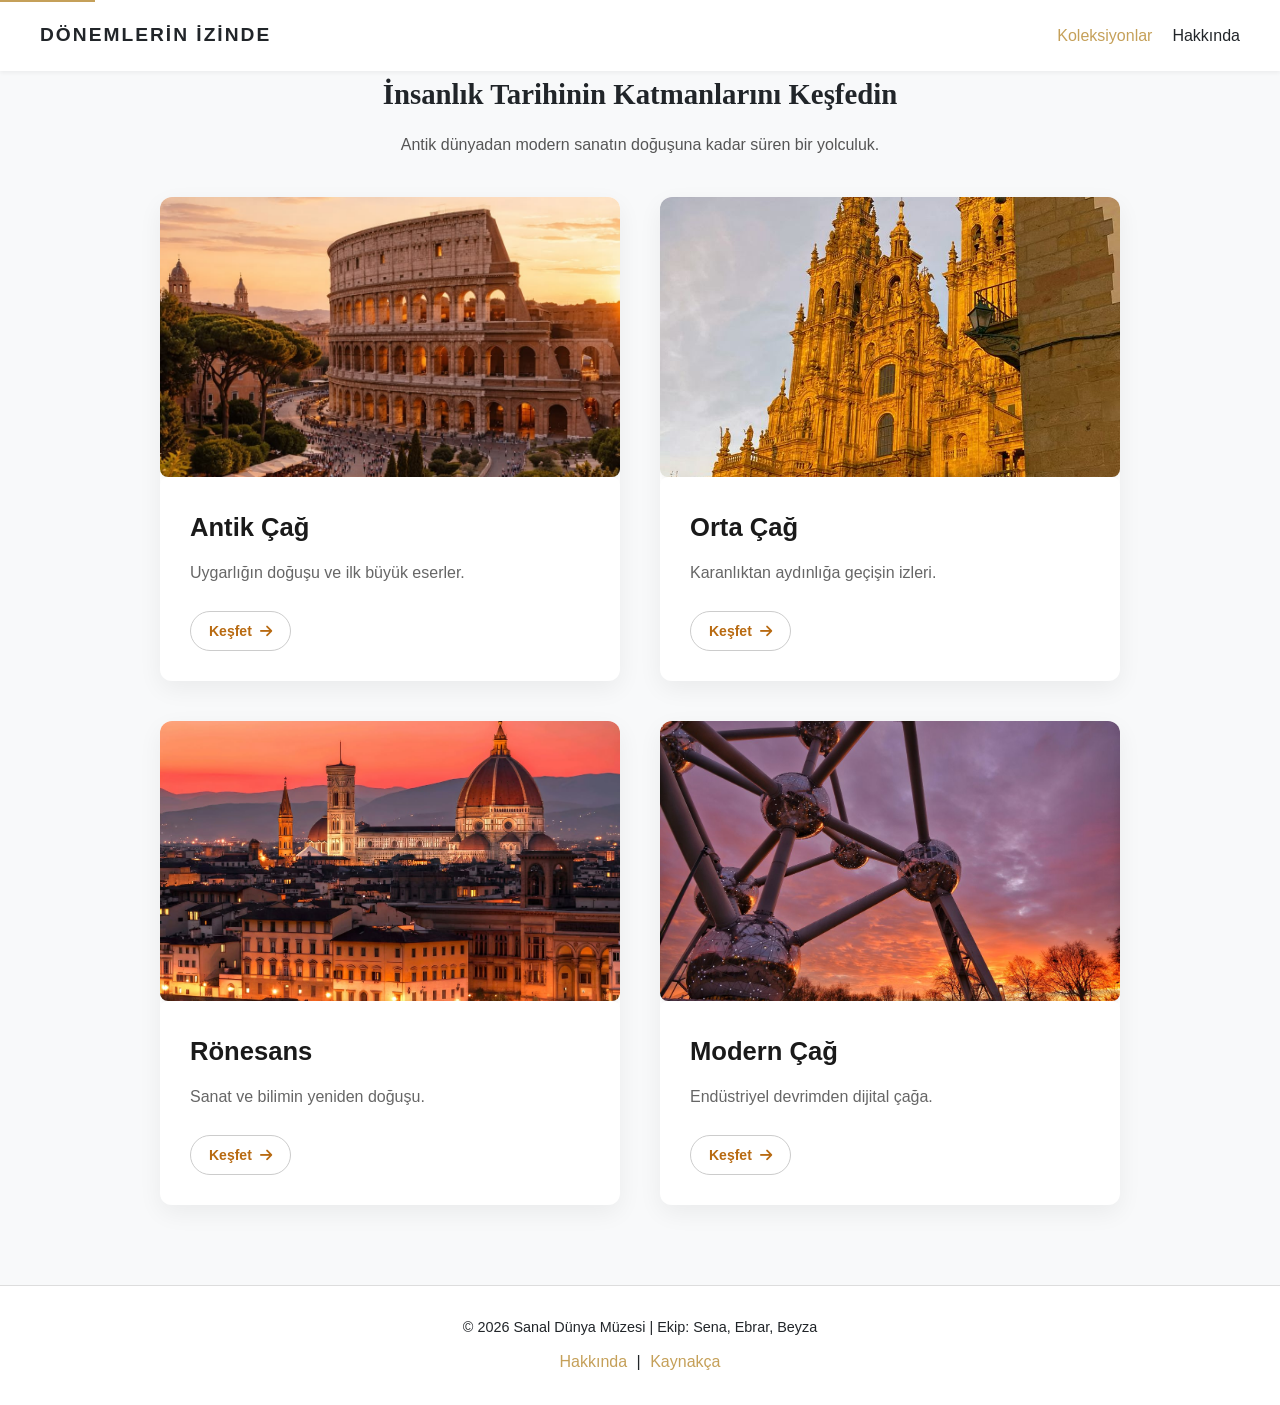
<file: Museum-WebSite-main/index.html>
<!DOCTYPE html>
<html lang="tr">

<head>
    <meta charset="UTF-8">
    <meta name="viewport" content="width=device-width, initial-scale=1.0">
    <title>Dönemlerin İzinde: Sanal Dünya Müzesi</title>
    <link rel="stylesheet" href="style.css">
    <link rel="stylesheet" href="https://cdnjs.cloudflare.com/ajax/libs/font-awesome/6.4.0/css/all.min.css">
</head>

<body>

    <a href="#main-content" class="skip-link">İçeriğe Atla</a>

    <header class="main-header">
        <nav class="nav-container">
            <div class="logo">DÖNEMLERİN İZİNDE</div>
            <ul class="nav-links">
                <li><a href="index.html" class="active">Koleksiyonlar</a></li>
                <li><a href="about.html">Hakkında</a></li>
            </ul>
        </nav>
    </header>

    <main id="main-content">
        <section class="hero-section">
            <div class="hero-content">
                <h1>İnsanlık Tarihinin Katmanlarını Keşfedin</h1>
                <p>Antik dünyadan modern sanatın doğuşuna kadar süren bir yolculuk.</p>
            </div>
        </section>

        <!-- Ebrar: Statik article etiketleri silindi, app.js burayı dolduracak -->
        <section id="period-grid" class="container"></section>
    </main>

    <footer class="footer">
        <div class="container">
            <p>© 2026 Sanal Dünya Müzesi | Ekip: Sena, Ebrar, Beyza</p>
            <div class="footer-links">
                <a href="about.html">Hakkında</a> |
                <a href="sources.html">Kaynakça</a>
            </div>
        </div>
    </footer>

    <script src="app.js"></script>
</body>

</html>
</file>
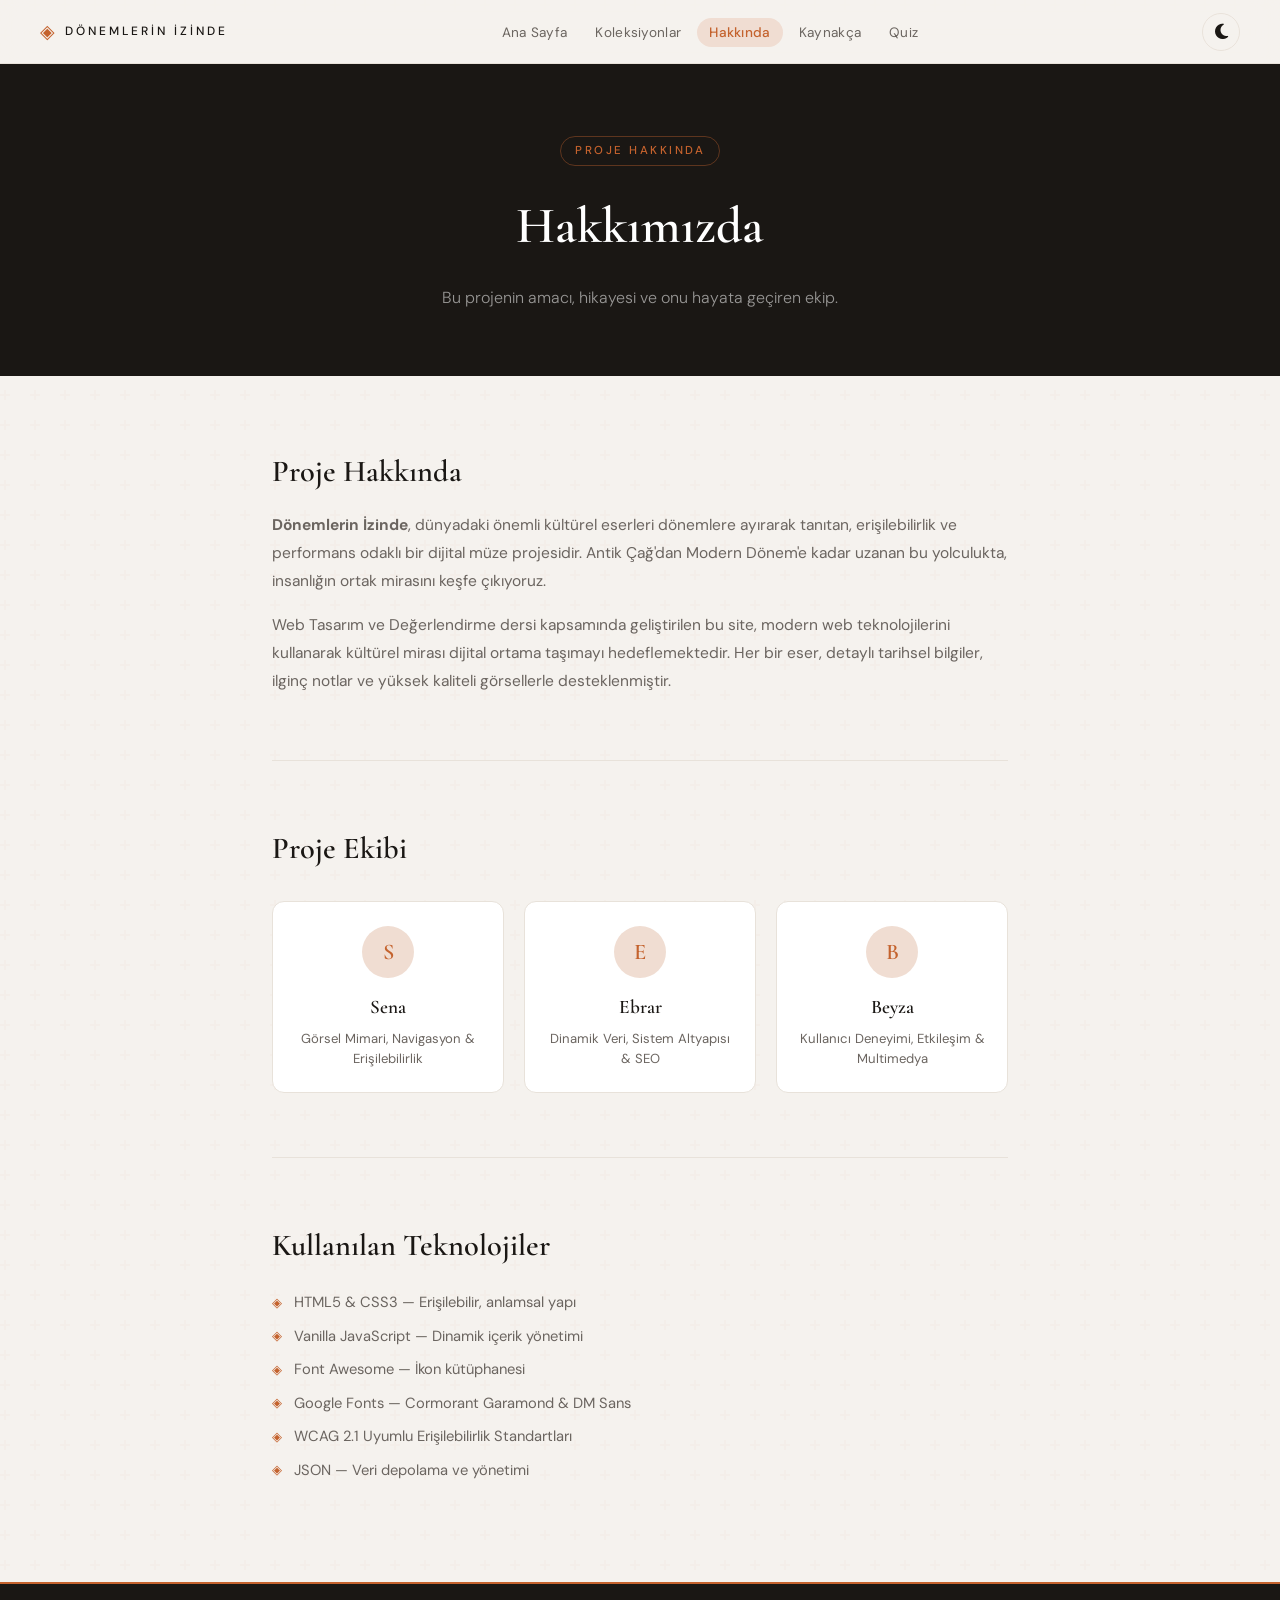
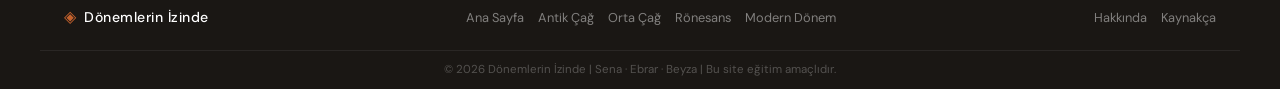
<file: about.html>
<!DOCTYPE html>
<html lang="tr">

<head>
    <meta charset="UTF-8">
    <meta name="viewport" content="width=device-width, initial-scale=1.0">
    <title>Hakkında - Dönemlerin İzinde</title>
    <meta name="description"
        content="Dönemlerin İzinde Sanal Müze projesi hakkında bilgi. Proje ekibi, kullanılan teknolojiler ve amaç.">
    <link rel="stylesheet" href="style.css">
    <link rel="preconnect" href="https://fonts.googleapis.com">
    <link rel="preconnect" href="https://fonts.gstatic.com" crossorigin>
    <link
        href="https://fonts.googleapis.com/css2?family=Cormorant+Garamond:ital,wght@0,400;0,600;0,700;1,400&family=DM+Sans:wght@300;400;500&display=swap"
        rel="stylesheet">
    <link rel="stylesheet" href="https://cdnjs.cloudflare.com/ajax/libs/font-awesome/6.4.0/css/all.min.css">
    <style>
        .page-hero {
            background-color: var(--text-color);
            padding: 72px 40px 64px;
            text-align: center;
        }

        .page-hero .page-tag {
            display: inline-block;
            font-size: 0.72rem;
            font-weight: 500;
            letter-spacing: 2.5px;
            text-transform: uppercase;
            color: var(--accent-color);
            border: 1px solid rgba(196, 98, 45, 0.4);
            padding: 5px 14px;
            border-radius: 20px;
            margin-bottom: 20px;
        }

        .page-hero h1 {
            font-family: var(--font-display);
            font-size: clamp(2.4rem, 4vw, 3.6rem);
            font-weight: 600;
            color: #fff;
            margin-bottom: 16px;
        }

        .page-hero p {
            font-size: 1rem;
            color: rgba(255, 255, 255, 0.55);
            max-width: 520px;
            margin: 0 auto;
            font-weight: 300;
            line-height: 1.7;
        }

        .about-body {
            max-width: 800px;
            margin: 72px auto 100px;
            padding: 0 32px;
        }

        .about-section+.about-section {
            margin-top: 64px;
            padding-top: 64px;
            border-top: 1px solid var(--border-color);
        }

        .about-section h2 {
            font-family: var(--font-display);
            font-size: 1.9rem;
            font-weight: 600;
            color: var(--text-color);
            margin-bottom: 16px;
        }

        .about-section p {
            font-size: 0.97rem;
            color: var(--muted-text);
            line-height: 1.8;
        }

        .team-grid {
            display: grid;
            grid-template-columns: repeat(3, 1fr);
            gap: 20px;
            margin-top: 28px;
        }

        @media (max-width: 640px) {
            .team-grid {
                grid-template-columns: 1fr;
            }
        }

        .team-card {
            background: var(--card-bg);
            border: 1px solid var(--border-color);
            border-radius: 12px;
            padding: 24px 20px;
            text-align: center;
        }

        .team-avatar {
            width: 52px;
            height: 52px;
            border-radius: 50%;
            background: var(--accent-light);
            color: var(--accent-color);
            font-family: var(--font-display);
            font-size: 1.4rem;
            font-weight: 600;
            display: flex;
            align-items: center;
            justify-content: center;
            margin: 0 auto 14px;
        }

        .team-card h3 {
            font-family: var(--font-display);
            font-size: 1.2rem;
            font-weight: 600;
            color: var(--text-color);
            margin-bottom: 6px;
        }

        .team-card p {
            font-size: 0.82rem;
            color: var(--muted-text);
            line-height: 1.5;
        }

        .tech-list {
            list-style: none;
            display: flex;
            flex-direction: column;
            gap: 10px;
            margin-top: 20px;
        }

        .tech-list li {
            display: flex;
            align-items: center;
            gap: 12px;
            font-size: 0.92rem;
            color: var(--muted-text);
        }

        .tech-list li::before {
            content: '◈';
            color: var(--accent-color);
            font-size: 0.8rem;
        }
    </style>
</head>

<body>

    <a href="#main-content" class="skip-link">İçeriğe Atla</a>

    <header class="main-header">
        <nav class="nav-container">
            <a href="index.html" class="logo">
                <span class="logo-icon">◈</span>
                <span class="logo-text">DÖNEMLERİN İZİNDE</span>
            </a>
            <ul class="nav-links">
                <li><a href="index.html" class="nav-link">Ana Sayfa</a></li>
                <li><a href="period.html?id=ancient" class="nav-link">Koleksiyonlar</a></li>
                <li><a href="about.html" class="nav-link">Hakkında</a></li>
                <li><a href="sources.html" class="nav-link">Kaynakça</a></li>
                <li><a href="quiz.html" class="nav-link">Quiz</a></li>
            </ul>
            <button class="nav-toggle" aria-label="Menüyü aç/kapat">
                <i class="fa-solid fa-bars"></i>
            </button>
            <button class="theme-toggle" id="themeToggle" aria-label="Tema değiştir">
                <i class="fa-solid fa-moon"></i>
            </button>
        </nav>
    </header>

    <main id="main-content">

        <div class="page-hero">
            <div class="page-tag">Proje Hakkında</div>
            <h1>Hakkımızda</h1>
            <p>Bu projenin amacı, hikayesi ve onu hayata geçiren ekip.</p>
        </div>

        <div class="about-body">

            <section class="about-section">
                <h2>Proje Hakkında</h2>
                <p>
                    <strong>Dönemlerin İzinde</strong>, dünyadaki önemli kültürel eserleri dönemlere ayırarak tanıtan,
                    erişilebilirlik ve performans odaklı bir dijital müze projesidir.
                    Antik Çağ'dan Modern Dönem'e kadar uzanan bu yolculukta, insanlığın ortak mirasını keşfe çıkıyoruz.
                </p>
                <p class="about-spacing">
                    Web Tasarım ve Değerlendirme dersi kapsamında geliştirilen bu site, modern web teknolojilerini
                    kullanarak kültürel mirası dijital ortama taşımayı hedeflemektedir. Her bir eser, detaylı tarihsel
                    bilgiler, ilginç notlar ve yüksek kaliteli görsellerle desteklenmiştir.
                </p>
            </section>

            <section class="about-section">
                <h2>Proje Ekibi</h2>
                <div class="team-grid">
                    <div class="team-card">
                        <div class="team-avatar">S</div>
                        <h3>Sena</h3>
                        <p>Görsel Mimari, Navigasyon & Erişilebilirlik</p>
                    </div>
                    <div class="team-card">
                        <div class="team-avatar">E</div>
                        <h3>Ebrar</h3>
                        <p>Dinamik Veri, Sistem Altyapısı & SEO</p>
                    </div>
                    <div class="team-card">
                        <div class="team-avatar">B</div>
                        <h3>Beyza</h3>
                        <p>Kullanıcı Deneyimi, Etkileşim & Multimedya</p>
                    </div>
                </div>
            </section>

            <section class="about-section">
                <h2>Kullanılan Teknolojiler</h2>
                <ul class="tech-list">
                    <li>HTML5 & CSS3 — Erişilebilir, anlamsal yapı</li>
                    <li>Vanilla JavaScript — Dinamik içerik yönetimi</li>
                    <li>Font Awesome — İkon kütüphanesi</li>
                    <li>Google Fonts — Cormorant Garamond & DM Sans</li>
                    <li>WCAG 2.1 Uyumlu Erişilebilirlik Standartları</li>
                    <li>JSON — Veri depolama ve yönetimi</li>
                </ul>
            </section>

        </div>

    </main>

    <footer class="footer">
        <div class="footer-inner container">
            <div class="footer-brand">
                <span class="logo-icon">◈</span>
                <strong>Dönemlerin İzinde</strong>
                <p>İnsanlığın büyük mirasını dijital ortama taşıyan sanal müze.</p>
            </div>
            <div class="footer-links-group">
                <ul>
                    <li><a href="index.html">Ana Sayfa</a></li>
                    <li><a href="period.html?id=ancient">Antik Çağ</a></li>
                    <li><a href="period.html?id=medieval">Orta Çağ</a></li>
                    <li><a href="period.html?id=renaissance">Rönesans</a></li>
                    <li><a href="period.html?id=modern">Modern Dönem</a></li>
                </ul>
            </div>
            <div class="footer-links-group">
                <ul>
                    <li><a href="about.html">Hakkında</a></li>
                    <li><a href="sources.html">Kaynakça</a></li>
                </ul>
            </div>
        </div>
        <div class="footer-bottom container">
            <p>© 2026 Dönemlerin İzinde | Sena · Ebrar · Beyza | Bu site eğitim amaçlıdır.</p>
        </div>
    </footer>

    <script src="app.js"></script>
</body>

</html>
</file>
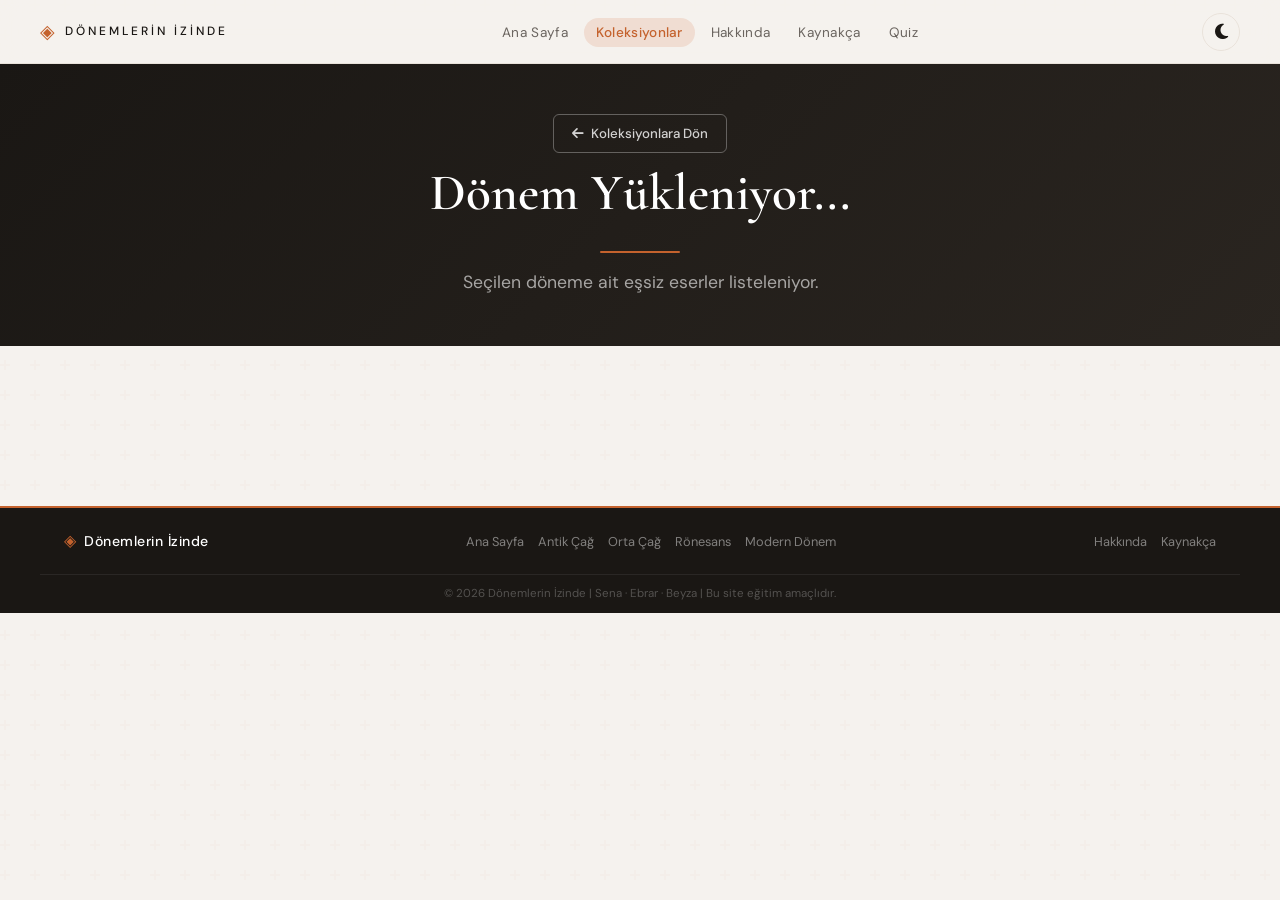
<file: period.html>
<!DOCTYPE html>
<html lang="tr">

<head>
    <meta charset="UTF-8">
    <meta name="viewport" content="width=device-width, initial-scale=1.0">
    <title>Dönem Eserleri - Dönemlerin İzinde</title>
    <meta name="description"
        content="Seçtiğiniz döneme ait tarihi eserleri keşfedin. Antik Çağ, Orta Çağ, Rönesans ve Modern dönem eserleri.">
    <link rel="stylesheet" href="style.css">
    <link rel="preconnect" href="https://fonts.googleapis.com">
    <link rel="preconnect" href="https://fonts.gstatic.com" crossorigin>
    <link
        href="https://fonts.googleapis.com/css2?family=Cormorant+Garamond:ital,wght@0,400;0,600;0,700;1,400&family=DM+Sans:wght@300;400;500&display=swap"
        rel="stylesheet">
    <link rel="stylesheet" href="https://cdnjs.cloudflare.com/ajax/libs/font-awesome/6.4.0/css/all.min.css">
</head>

<body>

    <a href="#main-content" class="skip-link">İçeriğe Atla</a>

    <header class="main-header">
        <nav class="nav-container">
            <a href="index.html" class="logo">
                <span class="logo-icon">◈</span>
                <span class="logo-text">DÖNEMLERİN İZİNDE</span>
            </a>
            <ul class="nav-links">
                <li><a href="index.html" class="nav-link">Ana Sayfa</a></li>
                <li><a href="period.html?id=ancient" class="nav-link">Koleksiyonlar</a></li>
                <li><a href="about.html" class="nav-link">Hakkında</a></li>
                <li><a href="sources.html" class="nav-link">Kaynakça</a></li>
                <li><a href="quiz.html" class="nav-link">Quiz</a></li>
            </ul>
            <button class="nav-toggle" aria-label="Menüyü aç/kapat">
                <i class="fa-solid fa-bars"></i>
            </button>
            <button class="theme-toggle" id="themeToggle" aria-label="Tema değiştir">
                <i class="fa-solid fa-moon"></i>
            </button>
        </nav>
    </header>

    <main id="main-content">

        <div class="period-hero">

            <div class="container period-back-wrapper">
                <a href="index.html" class="btn-back period-back-btn">
                    <i class="fa-solid fa-arrow-left"></i>
                    Koleksiyonlara Dön
                </a>
            </div>

            <div id="period-header-info" class="period-header-info">

                <h1 class="period-title">
                    Dönem Yükleniyor...
                </h1>

                <p class="period-description">
                    Seçilen döneme ait eşsiz eserler listeleniyor.
                </p>

            </div>

        </div>

        <!-- Eserler Grid Alanı -->
        <section class="container artifact-section">
            <div id="artifact-grid" class="grid-container">
                <p class="artifact-loading">
            </div>
        </section>

    </main>

    <footer class="footer">
        <div class="footer-inner container">
            <div class="footer-brand">
                <span class="logo-icon">◈</span>
                <strong>Dönemlerin İzinde</strong>
                <p>İnsanlığın büyük mirasını dijital ortama taşıyan sanal müze.</p>
            </div>
            <div class="footer-links-group">
                <ul>
                    <li><a href="index.html">Ana Sayfa</a></li>
                    <li><a href="period.html?id=ancient">Antik Çağ</a></li>
                    <li><a href="period.html?id=medieval">Orta Çağ</a></li>
                    <li><a href="period.html?id=renaissance">Rönesans</a></li>
                    <li><a href="period.html?id=modern">Modern Dönem</a></li>
                </ul>
            </div>
            <div class="footer-links-group">
                <ul>
                    <li><a href="about.html">Hakkında</a></li>
                    <li><a href="sources.html">Kaynakça</a></li>
                </ul>
            </div>
        </div>
        <div class="footer-bottom container">
            <p>© 2026 Dönemlerin İzinde | Sena · Ebrar · Beyza | Bu site eğitim amaçlıdır.</p>
        </div>
    </footer>

    <script src="app.js"></script>
</body>

</html>
</file>
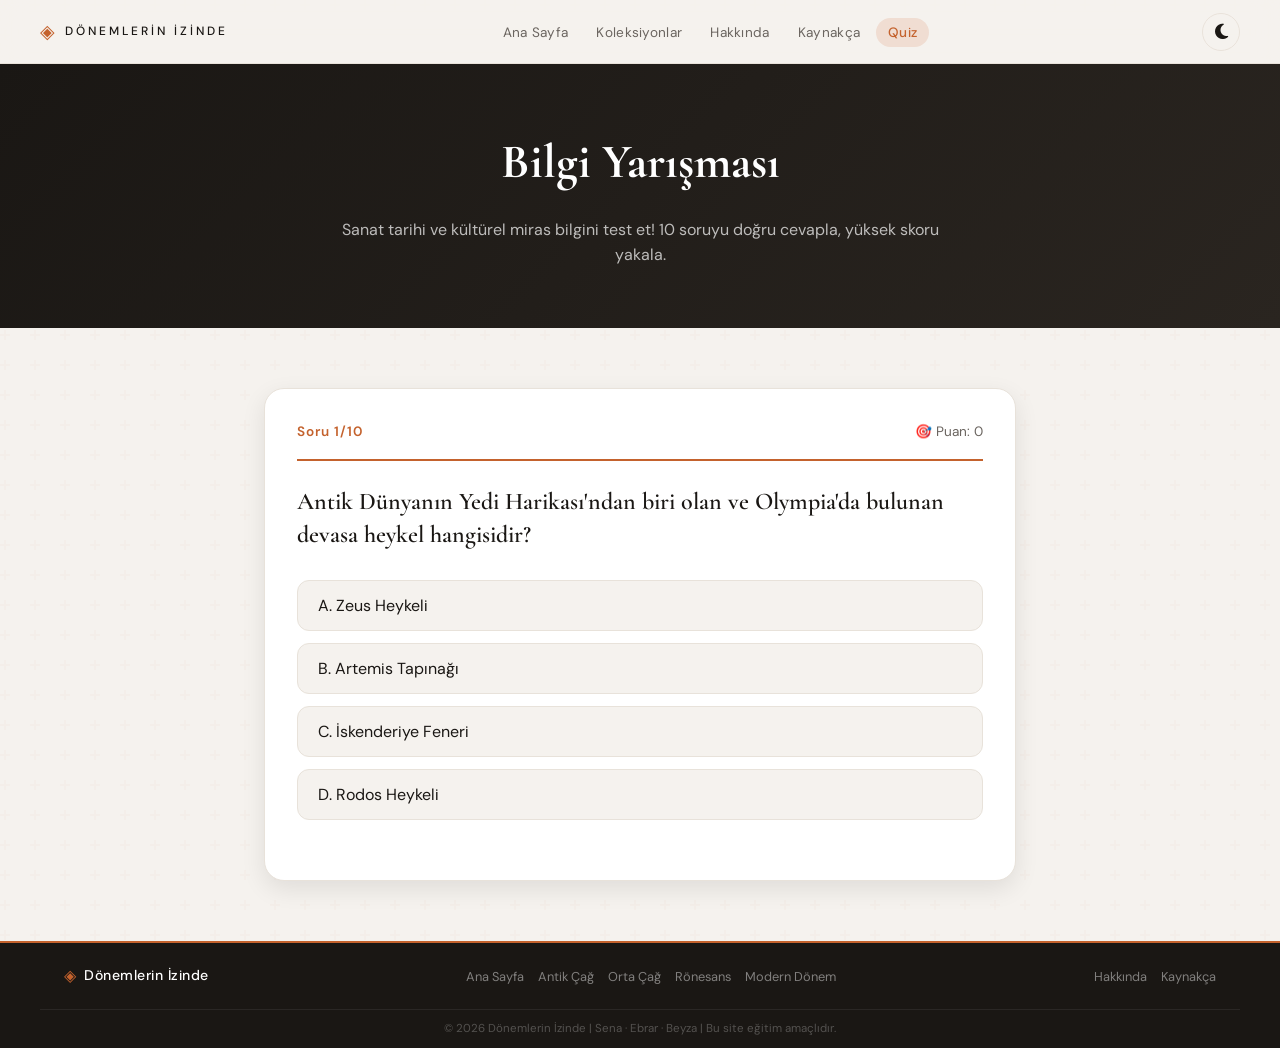
<file: quiz.html>
<!DOCTYPE html>
<html lang="tr">

<head>
    <meta charset="UTF-8">
    <meta name="viewport" content="width=device-width, initial-scale=1.0">
    <title>Bilgi Yarışması - Dönemlerin İzinde</title>
    <meta name="description"
        content="Tarih ve sanat bilgini test et! Antik Çağ'dan Modern Dönem'e kadar 10 soruluk heyecanlı bir bilgi yarışması.">
    <link rel="stylesheet" href="style.css">
    <link rel="preconnect" href="https://fonts.googleapis.com">
    <link rel="preconnect" href="https://fonts.gstatic.com" crossorigin>
    <link
        href="https://fonts.googleapis.com/css2?family=Cormorant+Garamond:ital,wght@0,400;0,600;0,700;1,400&family=DM+Sans:wght@300;400;500&display=swap"
        rel="stylesheet">
    <link rel="stylesheet" href="https://cdnjs.cloudflare.com/ajax/libs/font-awesome/6.4.0/css/all.min.css">

</head>

<body>

    <a href="#main-content" class="skip-link">İçeriğe Atla</a>

    <header class="main-header">
        <nav class="nav-container">
            <a href="index.html" class="logo">
                <span class="logo-icon">◈</span>
                <span class="logo-text">DÖNEMLERİN İZİNDE</span>
            </a>
            <ul class="nav-links">
                <li><a href="index.html" class="nav-link">Ana Sayfa</a></li>
                <li><a href="period.html?id=ancient" class="nav-link">Koleksiyonlar</a></li>
                <li><a href="about.html" class="nav-link">Hakkında</a></li>
                <li><a href="sources.html" class="nav-link">Kaynakça</a></li>
                <li><a href="quiz.html" class="nav-link">Quiz</a></li>
            </ul>
            <button class="nav-toggle" aria-label="Menüyü aç/kapat">
                <i class="fa-solid fa-bars"></i>
            </button>
            <button class="theme-toggle" id="themeToggle" aria-label="Tema değiştir">
                <i class="fa-solid fa-moon"></i>
            </button>
        </nav>
    </header>

    <main id="main-content">
        <div class="quiz-hero">
            <h1>Bilgi Yarışması</h1>
            <p>Sanat tarihi ve kültürel miras bilgini test et! 10 soruyu doğru cevapla, yüksek skoru yakala.</p>
        </div>

        <div class="quiz-container">
            <div class="quiz-card" id="quizCard">
                <!-- Sorular buraya JavaScript ile gelecek -->
            </div>
        </div>
    </main>

    <footer class="footer">
        <div class="footer-inner container">
            <div class="footer-brand">
                <span class="logo-icon">◈</span>
                <strong>Dönemlerin İzinde</strong>
                <p>İnsanlığın büyük mirasını dijital ortama taşıyan sanal müze.</p>
            </div>
            <div class="footer-links-group">
                <ul>
                    <li><a href="index.html">Ana Sayfa</a></li>
                    <li><a href="period.html?id=ancient">Antik Çağ</a></li>
                    <li><a href="period.html?id=medieval">Orta Çağ</a></li>
                    <li><a href="period.html?id=renaissance">Rönesans</a></li>
                    <li><a href="period.html?id=modern">Modern Dönem</a></li>
                </ul>
            </div>
            <div class="footer-links-group">
                <ul>
                    <li><a href="about.html">Hakkında</a></li>
                    <li><a href="sources.html">Kaynakça</a></li>
                </ul>
            </div>
        </div>
        <div class="footer-bottom container">
            <p>© 2026 Dönemlerin İzinde | Sena · Ebrar · Beyza | Bu site eğitim amaçlıdır.</p>
        </div>
    </footer>

    <script src="app.js"></script>
    <script>
        // Quiz Soruları
        const quizQuestions = [
            {
                question: "Antik Dünyanın Yedi Harikası'ndan biri olan ve Olympia'da bulunan devasa heykel hangisidir?",
                options: ["Zeus Heykeli", "Artemis Tapınağı", "İskenderiye Feneri", "Rodos Heykeli"],
                correct: 0,
                explanation: "Phidias tarafından yapılan Zeus Heykeli, yaklaşık 12 metre yüksekliğindeydi ve altın ile fildişinden yapılmıştı."
            },
            {
                question: "Hangisi Orta Çağ dönemine ait bir eserdir?",
                options: ["Eyfel Kulesi", "Ayasofya", "Mona Lisa", "Guggenheim Müzesi"],
                correct: 1,
                explanation: "Ayasofya, MS 532-537 yıllarında Bizans İmparatorluğu döneminde inşa edilmiştir ve Orta Çağ'ın en önemli mimari eserlerindendir."
            },
            {
                question: "Rönesans döneminin en ünlü tablosu olarak kabul edilen ve Leonardo da Vinci tarafından yapılan eser hangisidir?",
                options: ["Venüs'ün Doğuşu", "Atina Okulu", "Mona Lisa", "Davut Heykeli"],
                correct: 2,
                explanation: "Mona Lisa (La Gioconda), Leonardo da Vinci'nin sfumato tekniğiyle yaptığı, dünyanın en tanınmış tablosudur."
            },
            {
                question: "Modern mimarinin simgesi haline gelen, 1889'da Paris'te inşa edilen demir kule hangisidir?",
                options: ["Sydney Opera Evi", "Eyfel Kulesi", "Atomium", "Louvre Piramidi"],
                correct: 1,
                explanation: "Eyfel Kulesi, Gustave Eiffel tarafından 1889 Dünya Fuarı için inşa edilmiştir ve 300 metre yüksekliğindedir."
            },
            {
                question: "Disney'in 'Uyuyan Güzel' şatosuna ilham kaynağı olan, Bavyera'da bulunan masalsı şato hangisidir?",
                options: ["Neuschwanstein Şatosu", "Versay Sarayı", "Buckingham Sarayı", "Topkapı Sarayı"],
                correct: 0,
                explanation: "Neuschwanstein Şatosu, Kral II. Ludwig tarafından inşa ettirilmiştir ve Disney şatolarına ilham kaynağı olmuştur."
            },
            {
                question: "Michelangelo tarafından yapılan ve insan anatomisinin mükemmelliğini simgeleyen 5 metrelik mermer heykel hangisidir?",
                options: ["Davut Heykeli", "Laocoon Heykeli", "Venüs Heykeli", "Augustus Heykeli"],
                correct: 0,
                explanation: "Davut Heykeli, Michelangelo'nun 26 yaşında yaptığı, Rönesans heykelciliğinin başyapıtıdır."
            },
            {
                question: "Hangi eser, 'Bilbao Etkisi' ile bir şehrin ekonomik kaderini değiştiren modern mimarlık harikasıdır?",
                options: ["Louvre Piramidi", "Guggenheim Müzesi Bilbao", "Sydney Opera Evi", "Atomium"],
                correct: 1,
                explanation: "Frank Gehry'nin tasarladığı Guggenheim Müzesi, Bilbao şehrini turizm merkezi haline getirmiştir."
            },
            {
                question: "Antik Mısır'da Firavun Kefren'in yüzüne sahip olduğuna inanılan, aslan gövdeli dev heykel hangisidir?",
                options: ["Abu Simbel", "Luxor Tapınağı", "Büyük Giza Sfenksi", "Karnak Tapınağı"],
                correct: 2,
                explanation: "Büyük Giza Sfenksi, MÖ 2500 civarında inşa edilmiş, 73 metre uzunluğunda dev bir heykeldir."
            },
            {
                question: "Andy Warhol'un Marilyn Monroe'nun portrelerini kullandığı pop-art şaheseri hangisidir?",
                options: ["Campbell Çorbası", "Marilyn Diptych", "Brillo Kutuları", "Elvis Presley"],
                correct: 1,
                explanation: "Marilyn Diptych, Warhol'un serigrafi tekniğiyle yaptığı, ünlülük kültürünü sorgulayan eseridir."
            },
            {
                question: "Efes Antik Kenti'nde bulunan, Roma dönemine ait ve 12.000 parşömen rulosuna ev sahipliği yapan yapı hangisidir?",
                options: ["Aspendos Tiyatrosu", "Celsus Kütüphanesi", "Pamukkale Travertenleri", "Side Tiyatrosu"],
                correct: 1,
                explanation: "Celsus Kütüphanesi, MS 117'de inşa edilmiş, antik dünyanın en büyük üçüncü kütüphanesidir."
            }
        ];

        let currentQuestionIndex = 0;
        let userScore = 0;
        let answered = false;
        let selectedOption = null;

        function loadQuestion() {
            const quizCard = document.getElementById('quizCard');
            const question = quizQuestions[currentQuestionIndex];

            quizCard.innerHTML = `
                <div class="question-header">
                    <span class="question-count">Soru ${currentQuestionIndex + 1}/${quizQuestions.length}</span>
                    <span class="score">🎯 Puan: ${userScore}</span>
                </div>
                <div class="question-text">${question.question}</div>
                <div class="options-list" id="optionsList">
                    ${question.options.map((opt, idx) => `
                        <button class="option-btn" data-opt-index="${idx}">
                            ${String.fromCharCode(65 + idx)}. ${opt}
                        </button>
                    `).join('')}
                </div>
                <div class="feedback" id="feedback"></div>
                <button class="next-btn hidden" id="nextBtn">Sonraki Soru →</button>
            `;

            answered = false;
            selectedOption = null;

            const options = document.querySelectorAll('.option-btn');
            options.forEach(opt => {
                opt.addEventListener('click', () => checkAnswer(parseInt(opt.dataset.optIndex)));
            });

            const nextBtn = document.getElementById('nextBtn');
            if (nextBtn) {
                nextBtn.addEventListener('click', nextQuestion);
            }
        }

        function checkAnswer(selectedIdx) {
            if (answered) return;

            answered = true;
            selectedOption = selectedIdx;
            const question = quizQuestions[currentQuestionIndex];
            const isCorrect = (selectedIdx === question.correct);

            if (isCorrect) {
                userScore += 10;
            }

            const options = document.querySelectorAll('.option-btn');
            options.forEach((opt, idx) => {
                opt.disabled = true;
                if (idx === question.correct) {
                    opt.classList.add('correct');
                }
                if (idx === selectedIdx && !isCorrect) {
                    opt.classList.add('wrong');
                }
            });

            const feedbackDiv = document.getElementById('feedback');
            feedbackDiv.classList.add('show');

            if (isCorrect) {
                feedbackDiv.classList.add('correct-feedback');
                feedbackDiv.innerHTML = `<i class="fa-solid fa-circle-check"></i> Doğru! ${question.explanation}`;
            } else {
                feedbackDiv.classList.add('wrong-feedback');
                feedbackDiv.innerHTML = `<i class="fa-solid fa-circle-xmark"></i> Yanlış! Doğru cevap: ${question.options[question.correct]}. ${question.explanation}`;
            }

            const nextBtn = document.getElementById('nextBtn');
            nextBtn.classList.remove('hidden');

            const scoreElement = document.querySelector('.score');
            if (scoreElement) {
                scoreElement.innerText = `🎯 Puan: ${userScore}`;
            }
        }

        function nextQuestion() {
            currentQuestionIndex++;

            if (currentQuestionIndex < quizQuestions.length) {
                loadQuestion();
            } else {
                showResult();
            }
        }

        function showResult() {
            const quizCard = document.getElementById('quizCard');
            const maxScore = quizQuestions.length * 10;
            const percentage = (userScore / maxScore) * 100;

            let message = "";
            if (percentage >= 80) {
                message = "🏆 Mükemmel! Sen gerçek bir sanat tarihi uzmanısın!";
            } else if (percentage >= 60) {
                message = "🎉 Harika! Kültürel mirasa çok hakimsin!";
            } else if (percentage >= 40) {
                message = "📚 İyi! Biraz daha çalışmayla mükemmel olacaksın.";
            } else {
                message = "🌱 Başlangıç seviyesindesin. Müzeyi keşfetmeye devam et!";
            }

        quizCard.innerHTML = `
            <div class="result-area">
                <h2>🎯 Bilgi Yarışması Tamamlandı!</h2>

            <div class="result-score">
                ${userScore} / ${maxScore}
            </div>

            <div class="result-message">
                ${message}
            </div>

            <p class="result-extra-text">
                ${percentage >= 60
                    ? 'Harika bir performans gösterdin! 🎉'
                    : 'Bir sonraki sefere daha iyi yapacaksın! 💪'}
            </p>

            <button class="restart-btn" id="restartBtn">
                🔄 Tekrar Dene
            </button>

            <a href="index.html" class="quiz-home-link">
                ← Ana Sayfaya Dön
            </a>
        </div>
    `;

            const restartBtn = document.getElementById('restartBtn');
            if (restartBtn) {
                restartBtn.addEventListener('click', restartQuiz);
            }
        }

        function restartQuiz() {
            currentQuestionIndex = 0;
            userScore = 0;
            answered = false;
            selectedOption = null;
            loadQuestion();
        }

        document.addEventListener('DOMContentLoaded', () => {
            loadQuestion();

            // Dark Mode başlat
            const themeToggle = document.getElementById('themeToggle');
            if (themeToggle) {
                const savedTheme = localStorage.getItem('theme');
                if (savedTheme === 'dark') {
                    document.body.classList.add('dark-mode');
                    const icon = themeToggle.querySelector('i');
                    if (icon) {
                        icon.classList.remove('fa-moon');
                        icon.classList.add('fa-sun');
                    }
                }

                themeToggle.addEventListener('click', () => {
                    document.body.classList.toggle('dark-mode');
                    const icon = themeToggle.querySelector('i');
                    if (document.body.classList.contains('dark-mode')) {
                        icon.classList.remove('fa-moon');
                        icon.classList.add('fa-sun');
                        localStorage.setItem('theme', 'dark');
                    } else {
                        icon.classList.remove('fa-sun');
                        icon.classList.add('fa-moon');
                        localStorage.setItem('theme', 'light');
                    }
                });
            }

            // Mobil menü
            const navToggle = document.querySelector('.nav-toggle');
            const navLinks = document.querySelector('.nav-links');
            if (navToggle && navLinks) {
                navToggle.addEventListener('click', () => {
                    navLinks.classList.toggle('nav-open');
                });
            }
        });
    </script>
</body>

</html>
</file>
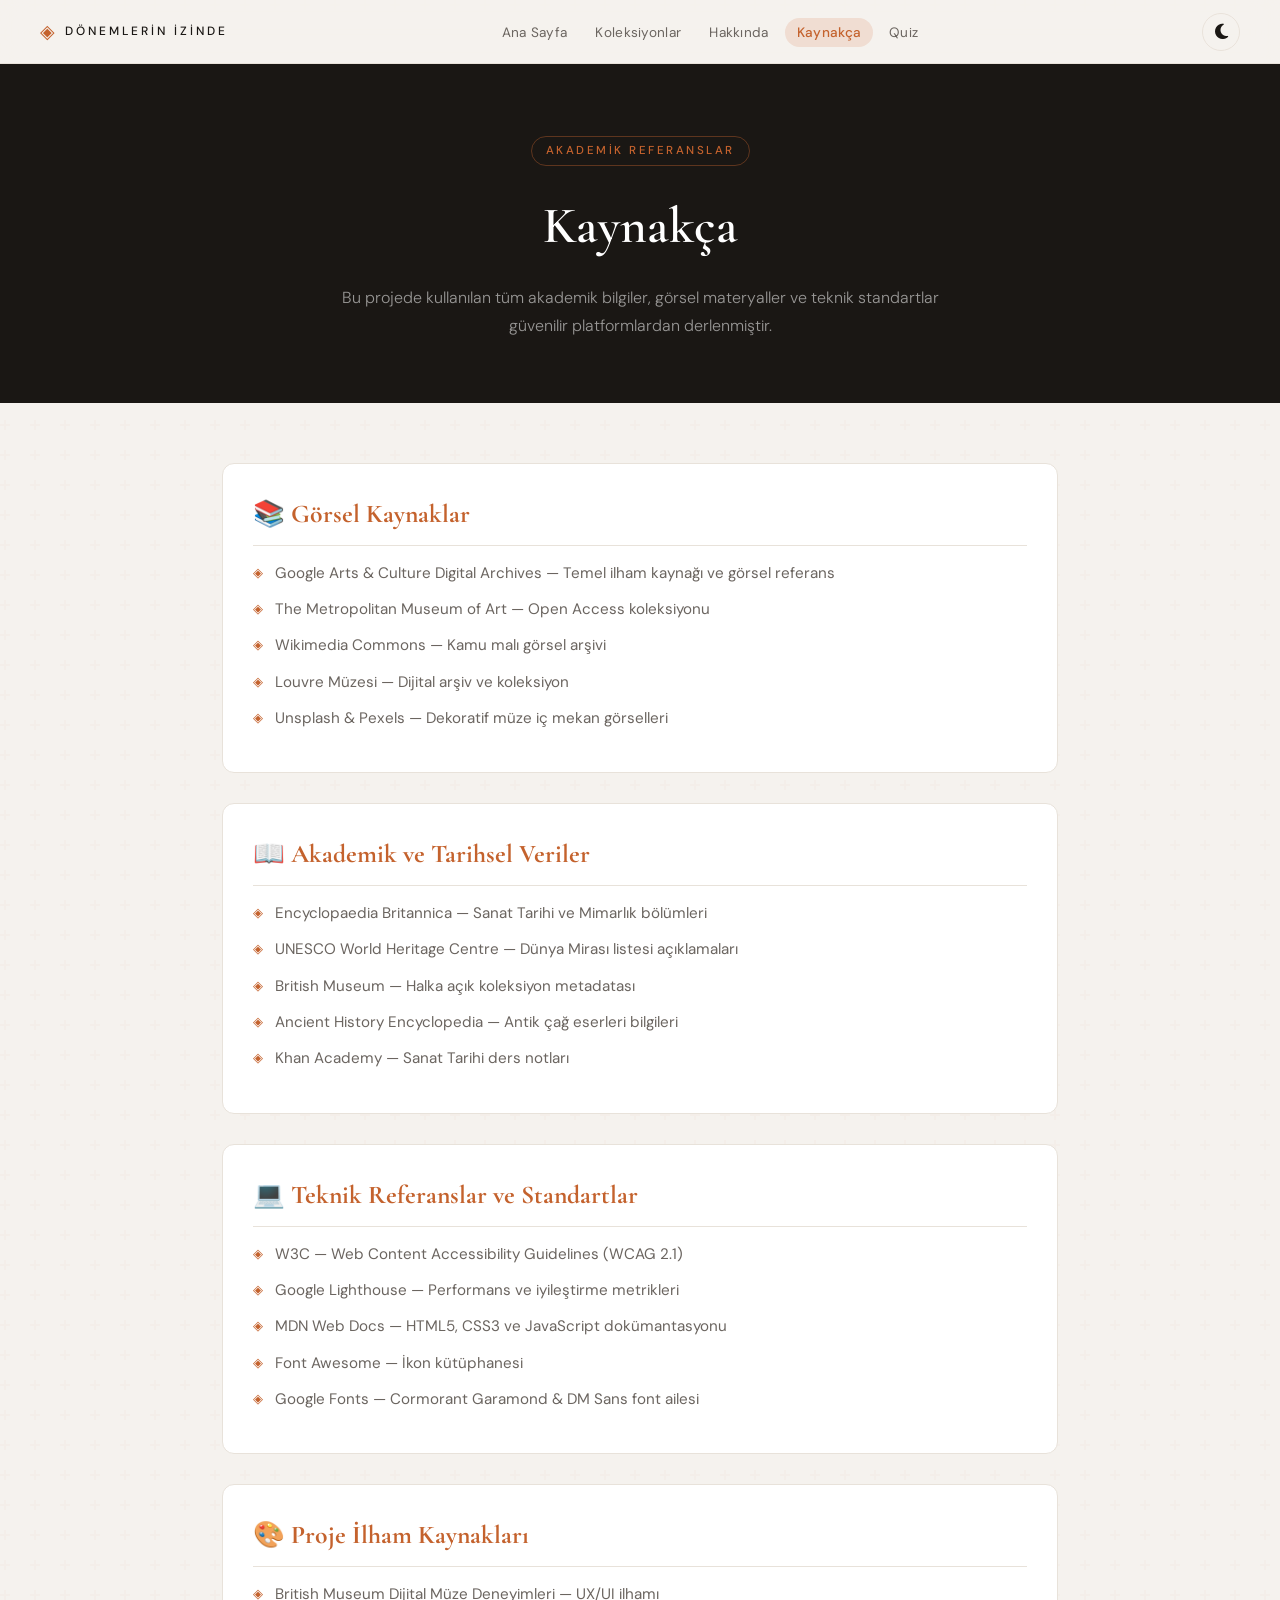
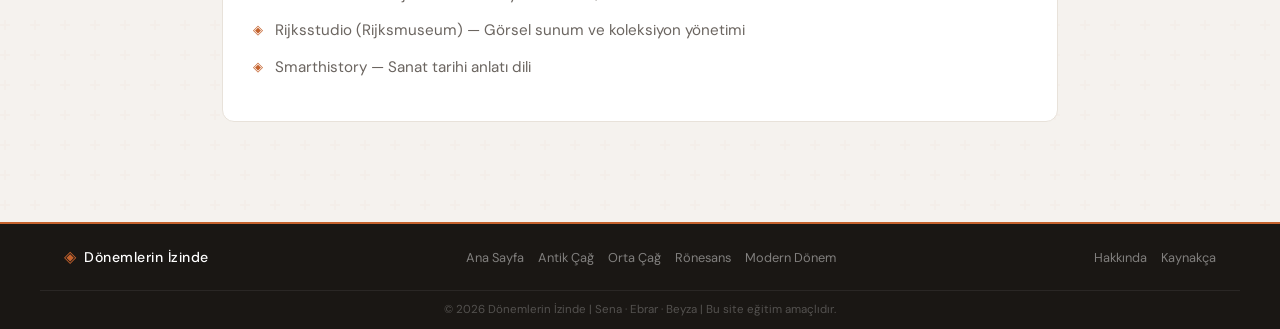
<file: sources.html>
<!DOCTYPE html>
<html lang="tr">

<head>
    <meta charset="UTF-8">
    <meta name="viewport" content="width=device-width, initial-scale=1.0">
    <title>Kaynakça - Dönemlerin İzinde</title>
    <meta name="description"
        content="Dönemlerin İzinde Sanal Müze projesinde kullanılan kaynaklar, referanslar ve akademik bilgiler.">
    <link rel="stylesheet" href="style.css">
    <link rel="preconnect" href="https://fonts.googleapis.com">
    <link rel="preconnect" href="https://fonts.gstatic.com" crossorigin>
    <link
        href="https://fonts.googleapis.com/css2?family=Cormorant+Garamond:ital,wght@0,400;0,600;0,700;1,400&family=DM+Sans:wght@300;400;500&display=swap"
        rel="stylesheet">
    <link rel="stylesheet" href="https://cdnjs.cloudflare.com/ajax/libs/font-awesome/6.4.0/css/all.min.css">
    <style>
        .page-hero {
            background-color: var(--text-color);
            padding: 72px 40px 64px;
            text-align: center;
        }

        .page-hero .page-tag {
            display: inline-block;
            font-size: 0.72rem;
            font-weight: 500;
            letter-spacing: 2.5px;
            text-transform: uppercase;
            color: var(--accent-color);
            border: 1px solid rgba(196, 98, 45, 0.4);
            padding: 5px 14px;
            border-radius: 20px;
            margin-bottom: 20px;
        }

        .page-hero h1 {
            font-family: var(--font-display);
            font-size: clamp(2.4rem, 4vw, 3.6rem);
            font-weight: 600;
            color: #fff;
            margin-bottom: 16px;
        }

        .page-hero p {
            font-size: 1rem;
            color: rgba(255, 255, 255, 0.55);
            max-width: 600px;
            margin: 0 auto;
            font-weight: 300;
            line-height: 1.7;
        }

        .sources-body {
            max-width: 900px;
            margin: 60px auto 100px;
            padding: 0 32px;
        }

        .source-card {
            background: var(--card-bg);
            border: 1px solid var(--border-color);
            border-radius: 12px;
            padding: 30px;
            margin-bottom: 30px;
            transition: transform 0.3s ease, box-shadow 0.3s ease;
        }

        .source-card:hover {
            transform: translateY(-5px);
            box-shadow: 0 10px 30px rgba(0, 0, 0, 0.08);
        }

        .source-card h2 {
            font-family: var(--font-display);
            font-size: 1.6rem;
            color: var(--accent-color);
            margin-bottom: 15px;
            border-bottom: 1px solid var(--border-color);
            padding-bottom: 10px;
        }

        .source-list {
            list-style: none;
            padding: 0;
        }

        .source-list li {
            margin-bottom: 12px;
            display: flex;
            align-items: center;
            gap: 12px;
            font-size: 0.95rem;
            color: var(--muted-text);
            line-height: 1.6;
        }

        .source-list li::before {
            content: '◈';
            color: var(--accent-color);
            font-size: 0.8rem;
        }

        .source-list li a {
            color: var(--accent-color);
            text-decoration: none;
            transition: color 0.2s;
        }

        .source-list li a:hover {
            color: var(--accent-dark);
            text-decoration: underline;
        }
    </style>
</head>

<body>

    <a href="#main-content" class="skip-link">İçeriğe Atla</a>

    <header class="main-header">
        <nav class="nav-container">
            <a href="index.html" class="logo">
                <span class="logo-icon">◈</span>
                <span class="logo-text">DÖNEMLERİN İZİNDE</span>
            </a>
            <ul class="nav-links">
                <li><a href="index.html" class="nav-link">Ana Sayfa</a></li>
                <li><a href="period.html?id=ancient" class="nav-link">Koleksiyonlar</a></li>
                <li><a href="about.html" class="nav-link">Hakkında</a></li>
                <li><a href="sources.html" class="nav-link">Kaynakça</a></li>
                <li><a href="quiz.html" class="nav-link">Quiz</a></li>
            </ul>
            <button class="nav-toggle" aria-label="Menüyü aç/kapat">
                <i class="fa-solid fa-bars"></i>
            </button>
            <button class="theme-toggle" id="themeToggle" aria-label="Tema değiştir">
                <i class="fa-solid fa-moon"></i>
            </button>
        </nav>
    </header>

    <main id="main-content">

        <div class="page-hero">
            <div class="page-tag">Akademik Referanslar</div>
            <h1>Kaynakça</h1>
            <p>Bu projede kullanılan tüm akademik bilgiler, görsel materyaller ve teknik standartlar güvenilir
                platformlardan derlenmiştir.</p>
        </div>

        <div class="sources-body">

            <div class="source-card">
                <h2>📚 Görsel Kaynaklar</h2>
                <ul class="source-list">
                    <li>Google Arts & Culture Digital Archives — Temel ilham kaynağı ve görsel referans</li>
                    <li>The Metropolitan Museum of Art — Open Access koleksiyonu</li>
                    <li>Wikimedia Commons — Kamu malı görsel arşivi</li>
                    <li>Louvre Müzesi — Dijital arşiv ve koleksiyon</li>
                    <li>Unsplash & Pexels — Dekoratif müze iç mekan görselleri</li>
                </ul>
            </div>

            <div class="source-card">
                <h2>📖 Akademik ve Tarihsel Veriler</h2>
                <ul class="source-list">
                    <li>Encyclopaedia Britannica — Sanat Tarihi ve Mimarlık bölümleri</li>
                    <li>UNESCO World Heritage Centre — Dünya Mirası listesi açıklamaları</li>
                    <li>British Museum — Halka açık koleksiyon metadatası</li>
                    <li>Ancient History Encyclopedia — Antik çağ eserleri bilgileri</li>
                    <li>Khan Academy — Sanat Tarihi ders notları</li>
                </ul>
            </div>

            <div class="source-card">
                <h2>💻 Teknik Referanslar ve Standartlar</h2>
                <ul class="source-list">
                    <li>W3C — Web Content Accessibility Guidelines (WCAG 2.1)</li>
                    <li>Google Lighthouse — Performans ve iyileştirme metrikleri</li>
                    <li>MDN Web Docs — HTML5, CSS3 ve JavaScript dokümantasyonu</li>
                    <li>Font Awesome — İkon kütüphanesi</li>
                    <li>Google Fonts — Cormorant Garamond & DM Sans font ailesi</li>
                </ul>
            </div>

            <div class="source-card">
                <h2>🎨 Proje İlham Kaynakları</h2>
                <ul class="source-list">
                    <li>British Museum Dijital Müze Deneyimleri — UX/UI ilhamı</li>
                    <li>Rijksstudio (Rijksmuseum) — Görsel sunum ve koleksiyon yönetimi</li>
                    <li>Smarthistory — Sanat tarihi anlatı dili</li>
                </ul>
            </div>

        </div>

    </main>

    <footer class="footer">
        <div class="footer-inner container">
            <div class="footer-brand">
                <span class="logo-icon">◈</span>
                <strong>Dönemlerin İzinde</strong>
                <p>İnsanlığın büyük mirasını dijital ortama taşıyan sanal müze.</p>
            </div>
            <div class="footer-links-group">
                <ul>
                    <li><a href="index.html">Ana Sayfa</a></li>
                    <li><a href="period.html?id=ancient">Antik Çağ</a></li>
                    <li><a href="period.html?id=medieval">Orta Çağ</a></li>
                    <li><a href="period.html?id=renaissance">Rönesans</a></li>
                    <li><a href="period.html?id=modern">Modern Dönem</a></li>
                </ul>
            </div>
            <div class="footer-links-group">
                <ul>
                    <li><a href="about.html">Hakkında</a></li>
                    <li><a href="sources.html">Kaynakça</a></li>
                </ul>
            </div>
        </div>
        <div class="footer-bottom container">
            <p>© 2026 Dönemlerin İzinde | Sena · Ebrar · Beyza | Bu site eğitim amaçlıdır.</p>
        </div>
    </footer>

    <script src="app.js"></script>
</body>

</html>
</file>
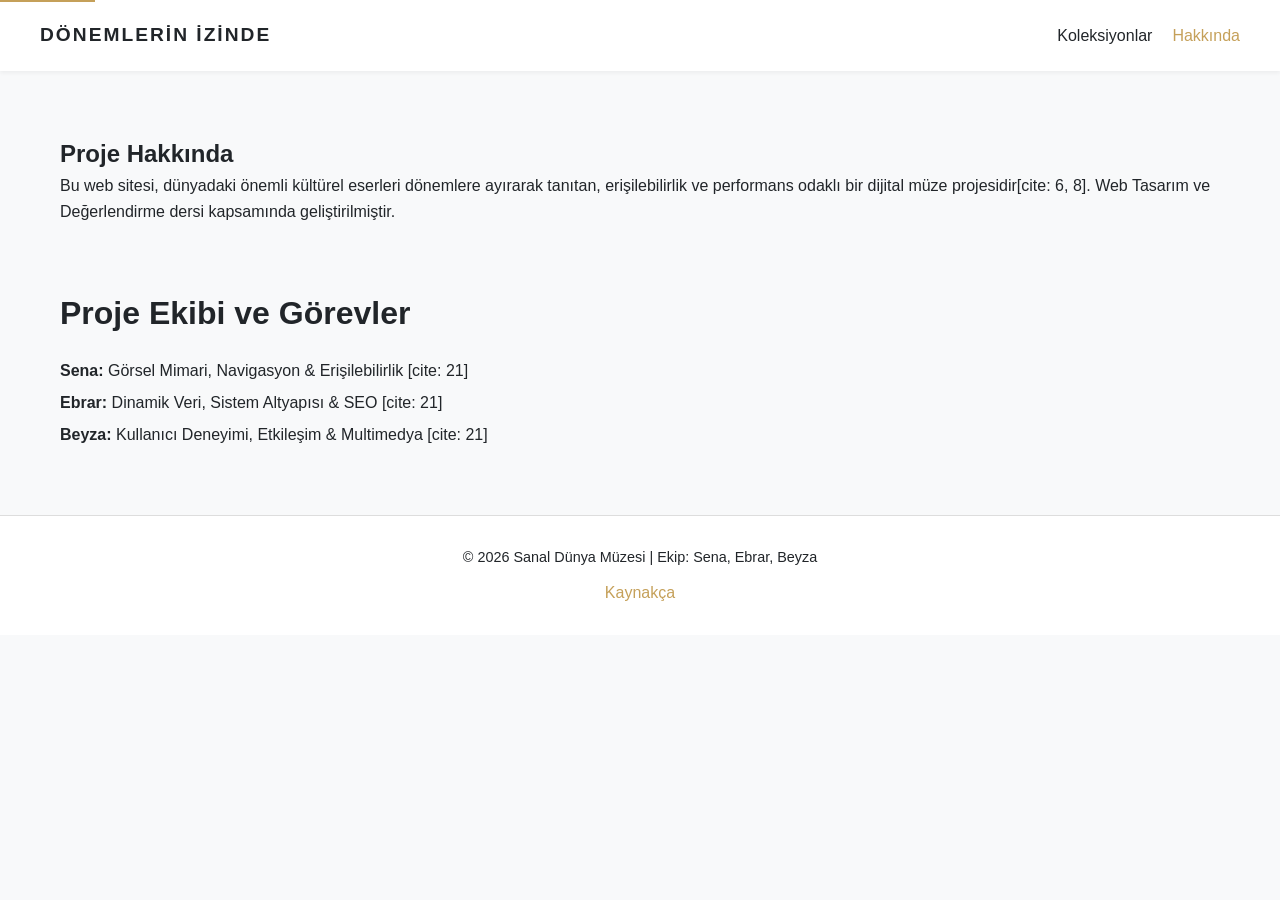
<file: Museum-WebSite-main/about.html>
<!DOCTYPE html>
<html lang="tr">

<head>
    <meta charset="UTF-8">
    <meta name="viewport" content="width=device-width, initial-scale=1.0">
    <title>Hakkında - Sanal Dünya Müzesi</title>
    <link rel="stylesheet" href="style.css">
</head>

<body>

    <a href="#main-content" class="skip-link">İçeriğe Atla</a>

    <header class="main-header">
        <nav class="nav-container">
            <div class="logo">DÖNEMLERİN İZİNDE</div>
            <ul class="nav-links">
                <li><a href="index.html">Koleksiyonlar</a></li>
                <li><a href="about.html" class="active">Hakkında</a></li>
            </ul>
        </nav>
    </header>

    <main id="main-content" class="container" style="padding-top: 4rem;">

        <section class="about-section">
            <h1 class="serif-title">Proje Hakkında</h1>
            <p class="artifact-description">
                Bu web sitesi, dünyadaki önemli kültürel eserleri dönemlere ayırarak tanıtan,
                erişilebilirlik ve performans odaklı bir dijital müze projesidir[cite: 6, 8].
                Web Tasarım ve Değerlendirme dersi kapsamında geliştirilmiştir.
            </p>
        </section>

        <section class="about-section" style="margin-top: 4rem; margin-bottom: 4rem;">
            <h2 class="serif-title" style="font-size: 2rem;">Proje Ekibi ve Görevler</h2>
            <ul class="team-list" style="list-style: none; margin-top: 1rem; line-height: 2;">
                <li><strong>Sena:</strong> Görsel Mimari, Navigasyon & Erişilebilirlik [cite: 21]</li>
                <li><strong>Ebrar:</strong> Dinamik Veri, Sistem Altyapısı & SEO [cite: 21]</li>
                <li><strong>Beyza:</strong> Kullanıcı Deneyimi, Etkileşim & Multimedya [cite: 21]</li>
            </ul>
        </section>

    </main>

    <footer class="footer">
        <div class="container">
            <p>© 2026 Sanal Dünya Müzesi | Ekip: Sena, Ebrar, Beyza</p>
            <div class="footer-links">
                <a href="sources.html">Kaynakça</a>
            </div>
        </div>
    </footer>

</body>

</html>
</file>
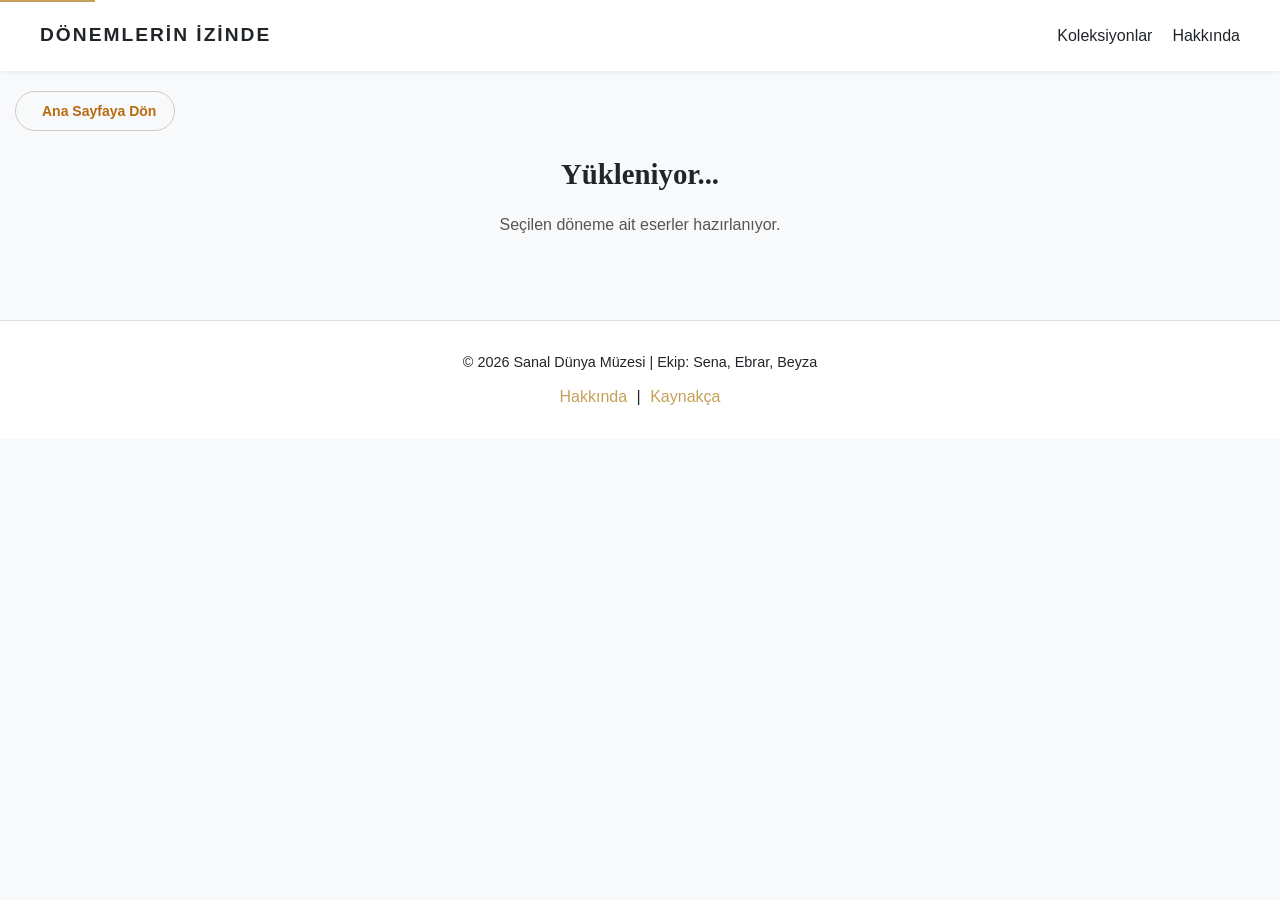
<file: Museum-WebSite-main/period.html>
<!DOCTYPE html>
<html lang="tr">

<head>
    <meta charset="UTF-8">
    <meta name="viewport" content="width=device-width, initial-scale=1.0">
    <title>Dönem Eserleri - Sanal Dünya Müzesi</title>
    <link rel="stylesheet" href="style.css">
</head>

<body>

    <a href="#main-content" class="skip-link">İçeriğe Atla</a>

    <header class="main-header">
        <nav class="nav-container">
            <div class="logo">DÖNEMLERİN İZİNDE</div>
            <ul class="nav-links">
                <li><a href="index.html">Koleksiyonlar</a></li>
                <li><a href="about.html">Hakkında</a></li>
            </ul>
        </nav>
    </header>

    <div class="back-button-container">
        <a href="index.html" class="btn-kesfet btn-geri">
            <i class="fa-solid fa-arrow-left"></i> Ana Sayfaya Dön
        </a>
    </div>

    <main id="main-content">
        <section class="hero-section" style="padding-bottom: 2rem;">
            <div id="period-header-info">
                <h1>Yükleniyor...</h1>
                <p>Seçilen döneme ait eserler hazırlanıyor.</p>
            </div>
        </section>

        <section class="container">
            <!-- Ebrar: Statik içerik temizlendi, grid app.js ile dolacak -->
            <div id="artifact-grid" class="grid-container"
                style="display: grid; grid-template-columns: repeat(auto-fit, minmax(280px, 1fr)); gap: 3rem;"></div>
        </section>
    </main>

    <footer class="footer">
        <div class="container">
            <p>© 2026 Sanal Dünya Müzesi | Ekip: Sena, Ebrar, Beyza</p>
            <div class="footer-links">
                <a href="about.html">Hakkında</a> |
                <a href="sources.html">Kaynakça</a>
            </div>
        </div>
    </footer>

    <script src="app.js"></script>
</body>

</html>
</file>
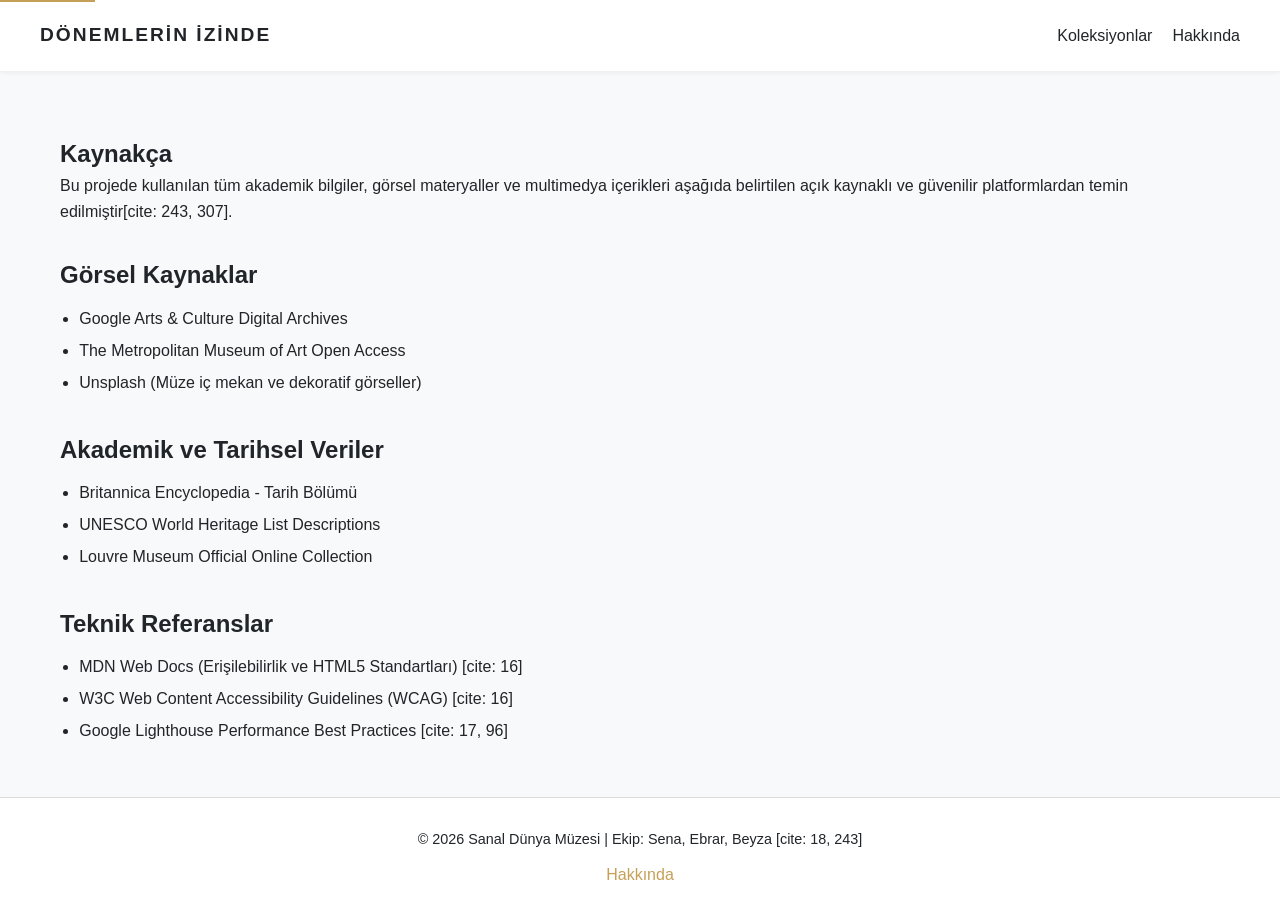
<file: Museum-WebSite-main/sources.html>
<!DOCTYPE html>
<html lang="tr">

<head>
    <meta charset="UTF-8">
    <meta name="viewport" content="width=device-width, initial-scale=1.0">
    <title>Kaynakça - Sanal Dünya Müzesi</title>

    <link rel="stylesheet" href="style.css">
</head>

<body>

    <a href="#main-content" class="skip-link">İçeriğe Atla</a>

    <header class="main-header">
        <nav class="nav-container">
            <div class="logo">DÖNEMLERİN İZİNDE</div>
            <ul class="nav-links">
                <li><a href="index.html">Koleksiyonlar</a></li>
                <li><a href="about.html">Hakkında</a></li>
            </ul>
        </nav>
    </header>

    <main id="main-content" class="container" style="padding-top: 4rem;">

        <section class="about-section">
            <h1 class="serif-title">Kaynakça</h1>
            <p class="artifact-description" style="margin-bottom: 2rem;">
                Bu projede kullanılan tüm akademik bilgiler, görsel materyaller ve multimedya içerikleri aşağıda
                belirtilen açık kaynaklı ve güvenilir platformlardan temin edilmiştir[cite: 243, 307].
            </p>

            <div class="sources-container" style="display: flex; flex-direction: column; gap: 2rem;">

                <article class="source-item">
                    <h2 style="font-family: var(--font-heading); margin-bottom: 0.5rem;">Görsel Kaynaklar</h2>
                    <ul style="line-height: 2; padding-left: 1.2rem;">
                        <li>Google Arts & Culture Digital Archives</li>
                        <li>The Metropolitan Museum of Art Open Access</li>
                        <li>Unsplash (Müze iç mekan ve dekoratif görseller)</li>
                    </ul>
                </article>

                <article class="source-item">
                    <h2 style="font-family: var(--font-heading); margin-bottom: 0.5rem;">Akademik ve Tarihsel Veriler
                    </h2>
                    <ul style="line-height: 2; padding-left: 1.2rem;">
                        <li>Britannica Encyclopedia - Tarih Bölümü</li>
                        <li>UNESCO World Heritage List Descriptions</li>
                        <li>Louvre Museum Official Online Collection</li>
                    </ul>
                </article>

                <article class="source-item">
                    <h2 style="font-family: var(--font-heading); margin-bottom: 0.5rem;">Teknik Referanslar</h2>
                    <ul style="line-height: 2; padding-left: 1.2rem;">
                        <li>MDN Web Docs (Erişilebilirlik ve HTML5 Standartları) [cite: 16]</li>
                        <li>W3C Web Content Accessibility Guidelines (WCAG) [cite: 16]</li>
                        <li>Google Lighthouse Performance Best Practices [cite: 17, 96]</li>
                    </ul>
                </article>

            </div>
        </section>

    </main>

    <footer class="footer">
        <div class="container">
            <p>© 2026 Sanal Dünya Müzesi | Ekip: Sena, Ebrar, Beyza [cite: 18, 243]</p>
            <div class="footer-links">
                <a href="about.html">Hakkında</a>
            </div>
        </div>
    </footer>

</body>

</html>
</file>
<file: Museum-WebSite-main/style.css>
/* =========================================
   DÖNEMLERİN İZİNDE - STYLE.CSS
   SENA'NIN İSKELETİ & BEYZA'NIN UX DOKUNUŞLARI
   ========================================= */

/* --- TEMEL AYARLAR VE RENKLER --- */
:root {
    --bg-color: #F8F9FA;
    --text-color: #212529;
    --card-bg: #FFFFFF;
    --accent-color: #C5A059;
}

* {
    margin: 0;
    padding: 0;
    box-sizing: border-box;
}

body {
    font-family: 'Inter', 'Segoe UI', Tahoma, Geneva, Verdana, sans-serif;
    background-color: var(--bg-color);
    color: var(--text-color);
    line-height: 1.6;
}

/* --- ERİŞİLEBİLİRLİK (SKIP LINK) --- */
.skip-link {
    position: absolute;
    top: -40px;
    left: 0;
    background: var(--accent-color);
    color: white;
    padding: 8px;
    z-index: 100;
    text-decoration: none;
}

.skip-link:focus {
    top: 0;
}

/* --- NAVİGASYON (HEADER) --- */
.main-header {
    background-color: var(--card-bg);
    padding: 20px 40px;
    box-shadow: 0 2px 4px rgba(0, 0, 0, 0.05);
    position: sticky;
    top: 0;
    z-index: 10;
}

.nav-container {
    display: flex;
    justify-content: space-between;
    align-items: center;
    max-width: 1200px;
    margin: 0 auto;
}

.logo {
    font-size: 1.2rem;
    font-weight: bold;
    letter-spacing: 2px;
}

.nav-links {
    list-style: none;
    display: flex;
    gap: 20px;
}

.nav-links a {
    text-decoration: none;
    color: var(--text-color);
    font-weight: 500;
    transition: color 0.2s;
}

.nav-links a:hover,
.nav-links a.active {
    color: var(--accent-color);
}

/* --- ANA SAYFA KAHRAMAN ALANI (HERO) --- */
.hero-section {
    text-align: center;

    max-width: 800px;
    margin: 0 auto;
}

.hero-section h1 {
    font-size: 1.8rem;
    margin-bottom: 15px;
    font-family: 'Georgia', serif;
}

.hero-section p {
    font-size: 1rem;
    color: #555;
}

/* --- KARTLAR İÇİN IZGARA (GRID) --- */
.container {
    width: 100%;
    max-width: 1200px;
    margin: 0 auto;
    padding: 0 20px;
    display: block;
}

/* --- BEYZA'NIN UX GÖREVİ: MİKRO ETKİLEŞİMLER (HOVER) --- */
#period-grid div,
.card,
.period-card {
    background-color: var(--card-bg);
    border-radius: 8px;
    overflow: hidden;
    box-shadow: 0 2px 5px rgba(0, 0, 0, 0.05);
    transition: transform 0.2s ease, box-shadow 0.2s ease;
    display: flex;
    flex-direction: column;
}

#period-grid div:hover,
.card:hover,
.period-card:hover {
    transform: translateY(-3px);
    box-shadow: 0 8px 15px rgba(0, 0, 0, 0.08);
    cursor: pointer;
}

/* =========================================
   RESİMLER (İLK ATTIĞIN ORİJİNAL KODLAR - HİÇ DOKUNULMADI)
   ========================================= */
#period-grid img,
.card img,
.period-card img {
    width: 100%;
    height: 250px;
    object-fit: cover;
    display: block;
    border-bottom: 1px solid #EEE;
}

img[src*="RON"] {
    object-fit: contain;
    object-position: 50% 25%;
    background-color: #FFFFFF;
    padding: 0px;
}

img[src*="TRY"] {
    object-fit: contain;
    object-position: 50% 27%;
    background-color: #FFFFFF;
    padding: 0px;
}

/* --- KART METİNLERİ --- */
.card-info {
    display: flex;
    flex-direction: column;
    flex-grow: 1;
}

#period-grid h2,
.card h2,
.period-card h2,
#period-grid h3,
.card h3,
.period-card h3 {
    padding: 15px 15px 5px 15px;
    font-size: 1.5rem;
}

#period-grid p,
.card p,
.period-card p {
    padding: 0 15px 20px 15px;
    font-size: 1rem;
    color: #666;
    flex-grow: 1;
}

/* --- FOOTER (ALT BİLGİ) --- */
.footer {
    background-color: var(--card-bg);
    text-align: center;
    padding: 30px 20px;
    margin-top: 50px;
    border-top: 1px solid #DDD;
}

.footer p {
    margin-bottom: 10px;
    font-size: 0.9rem;
}

.footer-links a {
    text-decoration: none;
    color: var(--accent-color);
    margin: 0 5px;
}

/* --- KEŞFET & İNCELE BUTONU --- */
.btn-kesfet {
    display: inline-flex;
    align-items: center;
    gap: 8px;
    padding: 8px 18px;
    margin: 0 15px 20px 15px;
    color: #b86a11;
    text-decoration: none;
    font-weight: 600;
    font-size: 14px;
    border: 1px solid #ccc;
    border-radius: 20px;
    transition: all 0.3s ease;
    align-self: flex-start;
}

.btn-kesfet:hover {
    background-color: #965812;
    color: #ffffff;
    border-color: #a45b1c;
}

.btn-kesfet i {
    transition: transform 0.3s ease;
}

.btn-kesfet:hover i {
    transform: translateX(5px);
}

/* --- GERİ BUTONU HİZALAMASI --- */
.back-button-container {
    max-width: 1000px;
    /* İçerikle birebir aynı hizada olması için güncellendi */
    margin-top: 20px;
    padding: 0;
    display: flex;
    justify-content: flex-start;
}

.btn-geri:hover i {
    transform: translateX(-5px);
}

/* =========================================
   ESERLER SAYFASI: 3 - 2 KUSURSUZ DİZİLİM
   ========================================= */
@media (min-width: 900px) {
    #artifact-grid {
        display: flex !important;
        flex-wrap: wrap !important;
        justify-content: center !important;
        gap: 30px !important;
    }

    #artifact-grid article {
        width: calc(33.333% - 20px) !important;
        max-width: 350px !important;
    }
}

/* =========================================
   RESİMLERİ BİREYSEL OLARAK KAYDIRMA
   ========================================= */
img[src*="ZEUS"] {
    object-position: 50% 20% !important;
}

img[src*="evet"] {
    object-position: 50% 40% !important;
}

img[src*="yeni2"] {
    object-position: 50% 50% !important;
}

img[src*="yeni4"] {
    object-position: 50% 60% !important;
}

img[src*="sfenks"] {
    object-position: 50% 80% !important;
}

img[src*="CO"] {
    object-position: 50% 24% !important;
}

img[src*="parthenon"] {
    object-position: 50% 50% !important;
}

img[src*="EG"] {
    object-position: 50% 40% !important;
}

img[src*="not"] {
    object-position: 50% 30% !important;
}

img[src*="gar"] {
    object-position: 50% 20% !important;
}

img[src*="mona"] {
    object-position: 50% 15% !important;
}

img[src*="davutt"] {
    object-position: 50% 40% !important;
}

img[src*="rone"] {
    object-position: 50% 40% !important;
}

img[src*="sydney"] {
    object-position: 50% 90% !important;
}


/* /* =========================================
   BEYZA'NIN İMZASI: TEK EKRANA CUK OTURAN COMPACT DETAY SAYFASI
   ========================================= */
#artifact-detail {
    width: 100%;
    padding: 20px 20px 60px 20px;
    /* Üstteki gereksiz 60px boşluğu 20px'e indirdik */
}

.kusursuz-ortali-duzen {
    display: grid;
    grid-template-columns: 2fr 1fr;
    gap: 50px;
    align-items: flex-start;
    /* EN KRİTİK NOKTA: Her şeyi Geri Dön butonuyla AYNI üst hizadan başlatır, aşağı kaymasını engeller */
    width: 100%;
    max-width: 1500px;
    margin: 0 auto;
}

/* --- SOL TARAF (İÇTEN KAYDIRMALI YAZILAR) --- */
.sol-bilgi-alani {
    width: 100%;
    max-height: 550px;
    /* Resimle aynı hizaya çekildi */
    overflow-y: auto;
    padding-right: 20px;
}

/* Scrollbar Tasarımı (Değişmedi, harika duruyor) */
.sol-bilgi-alani::-webkit-scrollbar {
    width: 5px;
}

.sol-bilgi-alani::-webkit-scrollbar-track {
    background: transparent;
}

.sol-bilgi-alani::-webkit-scrollbar-thumb {
    background: #d4a373;
    border-radius: 10px;
}

.sol-bilgi-alani::-webkit-scrollbar-thumb:hover {
    background: #b88a5b;
}

.eser-kunyesi {
    font-size: 0.85rem;
    color: #888;
    font-weight: 700;
    letter-spacing: 1.5px;
    margin-bottom: 8px;
    text-transform: uppercase;
    display: block;
    /* Tam yukarıdan başlaması için */
}

.eser-ana-baslik {
    font-size: 2.5rem;
    /* Başlığı bir tık belirginleştirdik */
    color: #111;
    margin-bottom: 20px;
    line-height: 1.1;
    font-weight: 800;
}

.profesyonel-metin-blogu {
    margin-bottom: 20px;
}

.profesyonel-metin-blogu h3 {
    font-size: 0.8rem;
    color: #222;
    margin-bottom: 10px;
    padding-bottom: 5px;
    border-bottom: 2px solid #d4a373;
    display: inline-block;
}

.profesyonel-metin-blogu p {
    font-size: 1rem;
    line-height: 1.7;
    color: #444;
    text-align: left;
}

/* --- SAĞ TARAF (KİLİTLENMİŞ, TAŞMAYAN RESİM) --- */
.sag-gorsel-alani {
    width: 100%;
    display: flex;
    justify-content: center;
}

.sag-gorsel-alani img {
    width: 100%;
    max-width: 600px;
    height: 450px;
    /* EN KRİTİK NOKTA 2: Sol alanla milimetrik aynı yüksekliğe KİLİTLEDİK */
    object-fit: cover;
    /* Resmi sündürmez, içini croplar */
    object-position: center top;
    /* Resmin en can alıcı kısmı üst kısımsa onu odaklar */
    border-radius: 8px;
    box-shadow: 0 15px 35px rgba(0, 0, 0, 0.1);
}

/* =========================================
   ANA SAYFA: DÖNEM KARTLARI ÖZEL 2'Lİ DİZİLİM (KOMPAKT VE ORTALI)
   ========================================= */
#period-grid {
    display: grid;
    grid-template-columns: repeat(2, 1fr);
    /* 2'li yan yana düzen */
    gap: 40px;
    /* Kartlar arası boşluk */
    width: 100%;
    max-width: 1000px;
    /* İKİNCİ RESİMDEKİ SIR: Ekranı kaplamasını engeller, merkeze toplar */
    margin: 40px auto 80px auto;
    /* Sayfayı tam ortalar */
    padding: 0 20px;
    /* Dar ekranlarda kenarlara yapışmasını önler */
}

/* Kartın Dış Çerçevesi */
#period-grid article.period-card {
    background-color: var(--card-bg);
    border-radius: 12px;
    /* Köşeleri ikinci resimdeki gibi tatlıca yuvarlatır */
    overflow: hidden;
    box-shadow: 0 8px 25px rgba(0, 0, 0, 0.06);
    /* Hafif, kaliteli bir gölge */
    display: flex;
    flex-direction: column;
}

/* Kart İçindeki Resimler */
#period-grid img {
    width: 100%;
    height: 280px;
    /* İlk resimdeki devasa boyu kıstık, ikinci resimdeki orana getirdik */
    object-fit: cover;
    border-bottom: none;
    /* Resmin altındaki gereksiz çizgiyi sildik */
}

/* Yazıların Olduğu Alt Kısım */
#period-grid .card-info {
    padding: 30px;
    /* İkinci resimdeki o ferah iç boşluğu (nefes payını) sağlar */
    display: flex;
    flex-direction: column;
    flex-grow: 1;
}

#period-grid h2 {
    font-size: 1.6rem;
    color: #1a1a1a;
    margin-bottom: 12px;
    padding: 0;
    /* Eski gereksiz boşlukları sildik */
}

#period-grid p {
    font-size: 1rem;
    color: #666;
    margin-bottom: 25px;
    /* Butonla yazı arasına mesafe koyar */
    padding: 0;
    line-height: 1.6;
}

/* Keşfet Butonunun Konumu */
#period-grid .btn-kesfet {
    margin: 0;
    /* Butonu sola tam hizalar */
    align-self: flex-start;
}

/* =========================================
   SADECE GERİ DÖN BUTONU (DİĞER HİÇBİR ŞEYİ ETKİLEMEZ)
   ========================================= */

/* Butonun durduğu satırı diğerlerinden tamamen bağımsız yapıyoruz */
.back-navigation,
.back-button-container {
    width: 100%;
    max-width: 1000px;
    display: block;
    /* Sayfanın geri kalanındaki grid/flex yapılarını KESİNLİKLE bozmaz */
    text-align: left;
}

/* Butonun şık "İncele" butonu tasarımı */
.btn-back {
    display: inline-flex;
    align-items: center;
    padding: 8px 18px;
    color: #b86a11;
    /* Temanın şık altın/hardal rengi */
    background-color: #ffffff;
    text-decoration: none;
    font-weight: 600;
    font-size: 14px;
    border: 1px solid #ccc;
    border-radius: 20px;
    transition: all 0.3s ease;
}

/* Fareyle üzerine gelince renk değişimi */
.btn-back:hover {
    background-color: #965812;
    color: #ffffff;
    border-color: #a45b1c;
}

/* Mobilde (Telefonda) Alt Alta Düşmesi İçin */
@media (max-width: 850px) {
    #period-grid {
        grid-template-columns: 1fr;
        max-width: 500px;
        /* Mobilde çok fazla uzamasını engeller */
    }
}

/* =========================================
   TÜM ESERLER İÇİN COMPACT DETAY SAYFASI
   ========================================= */
#artifact-detail {
    width: 100%;
    padding: 20px 20px 60px 20px;
}

.kusursuz-ortali-duzen {
    display: grid;
    grid-template-columns: 2fr 1fr;
    gap: 50px;
    align-items: flex-start;
    width: 100%;
    max-width: 1500px;
    margin: 0 auto;
}

/* Sol Taraf (İçten Kaydırmalı Yazı) */
.sol-bilgi-alani {
    width: 100%;
    max-height: 600px;
    overflow-y: auto;
    padding-right: 25px;
    padding-bottom: 20px;
}

.sol-bilgi-alani::-webkit-scrollbar {
    width: 5px;
}

.sol-bilgi-alani::-webkit-scrollbar-track {
    background: transparent;
}

.sol-bilgi-alani::-webkit-scrollbar-thumb {
    background: #d4a373;
    border-radius: 10px;
}

.eser-kunyesi {
    font-size: 0.85rem;
    color: #888;
    font-weight: 700;
    letter-spacing: 1.5px;
    margin-bottom: 8px;
    text-transform: uppercase;
    display: block;
}

.eser-ana-baslik {
    font-size: 2.5rem;
    color: #111;
    margin-bottom: 20px;
    line-height: 1.1;
    font-weight: 800;
}

.profesyonel-metin-blogu h3 {
    font-size: 0.8rem;
    color: #222;
    margin-bottom: 10px;
    padding-bottom: 5px;
    border-bottom: 2px solid #d4a373;
    display: inline-block;
}

.profesyonel-metin-blogu p {
    font-size: 1rem;
    line-height: 1.7;
    color: #444;
    text-align: left;
}

.sag-gorsel-alani img {
    width: 100%;
    max-width: 600px;
    height: 550px;
    /* Sol taraftaki metin kutusuyla eşitlendi */
    object-fit: cover;
    border-radius: 12px;
    box-shadow: 0 10px 30px rgba(0, 0, 0, 0.15);
}

/* Sağ Taraf (Kilitli Resim) */
.sag-gorsel-alani {
    width: 100%;
    display: flex;
    justify-content: center;
}

.sag-gorsel-alani img {
    width: 100%;
    max-width: 600px;
    height: 450px;
    object-fit: cover;
    object-position: center top;
    border-radius: 8px;
    box-shadow: 0 15px 35px rgba(0, 0, 0, 0.1);
}

.manifesto-section {
    background: linear-gradient(135deg, #F8F9FA 0%, #E9ECEF 100%) !important;
    padding: 60px 0;
    border-radius: 12px;
}
</file>
<file: style.css>
:root {
    --bg-color: #F5F2EE;
    --text-color: #1a1714;
    --card-bg: #FFFFFF;
    --accent-color: #c4622d;
    --accent-dark: #9e4a1f;
    --accent-light: #f0ddd2;
    --border-color: #e8e2da;
    --muted-text: #6b6560;
    --bg-section: #ede9e3;
    --font-display: 'Cormorant Garamond', Georgia, serif;
    --font-body: 'DM Sans', 'Segoe UI', sans-serif;
    --shadow-sm: 0 2px 8px rgba(0, 0, 0, 0.05);
    --shadow-md: 0 8px 24px rgba(0, 0, 0, 0.09);
    --shadow-lg: 0 20px 50px rgba(0, 0, 0, 0.13);
    --radius: 6px;
    --radius-lg: 12px;
}

html {
    scroll-behavior: smooth;
}

*,
*::before,
*::after {
    margin: 0;
    padding: 0;
    box-sizing: border-box;
}

body {
    font-family: var(--font-body);
    background-color: var(--bg-color);
    color: var(--text-color);
    line-height: 1.6;
    background-image: url("data:image/svg+xml,%3Csvg width='60' height='60' viewBox='0 0 60 60' xmlns='http://www.w3.org/2000/svg'%3E%3Cg fill='none' fill-rule='evenodd'%3E%3Cg fill='%23c4622d' fill-opacity='0.025'%3E%3Cpath d='M36 34v-4h-2v4h-4v2h4v4h2v-4h4v-2h-4zm0-30V0h-2v4h-4v2h4v4h2V6h4V4h-4zM6 34v-4H4v4H0v2h4v4h2v-4h4v-2H6zM6 4V0H4v4H0v2h4v4h2V6h4V4H6z'/%3E%3C/g%3E%3C/g%3E%3C/svg%3E");
}

img {
    max-width: 100%;
    display: block;
}

.skip-link {
    position: absolute;
    top: -50px;
    left: 0;
    background: var(--accent-color);
    color: white;
    padding: 8px 16px;
    z-index: 10000;
    text-decoration: none;
    border-radius: 0 0 var(--radius) 0;
    transition: top 0.3s;
}

.skip-link:focus {
    top: 0;
}

a:focus-visible,
button:focus-visible {
    outline: 2px solid var(--accent-color);
    outline-offset: 2px;
}

.main-header {
    background-color: rgba(245, 242, 238, 0.95);
    backdrop-filter: blur(12px);
    -webkit-backdrop-filter: blur(12px);
    padding: 0 40px;
    border-bottom: 1px solid var(--border-color);
    position: sticky;
    top: 0;
    z-index: 1000;
    height: 64px;
    display: flex;
    align-items: center;
}

.nav-container {
    display: flex;
    justify-content: space-between;
    align-items: center;
    max-width: 1200px;
    width: 100%;
    margin: 0 auto;
    gap: 20px;
}

.logo {
    display: flex;
    align-items: center;
    gap: 10px;
    text-decoration: none;
    color: inherit;
    flex-shrink: 0;
    transition: opacity 0.2s;
}

.logo:hover {
    opacity: 0.75;
}

.logo-icon {
    font-size: 1.2rem;
    color: var(--accent-color);
    line-height: 1;
}

.logo-text {
    font-family: var(--font-body);
    font-size: 0.75rem;
    font-weight: 500;
    letter-spacing: 3px;
    color: var(--text-color);
    text-transform: uppercase;
}

.nav-links {
    list-style: none;
    display: flex;
    gap: 4px;
    align-items: center;
}

.nav-links a {
    text-decoration: none;
    color: var(--muted-text);
    font-weight: 400;
    font-size: 0.85rem;
    transition: color 0.2s, background 0.2s;
    padding: 6px 12px;
    border-radius: 20px;
    letter-spacing: 0.3px;
}

.nav-links a:hover {
    color: var(--text-color);
    background-color: rgba(0, 0, 0, 0.04);
}

.nav-links a.active {
    color: var(--accent-color);
    background-color: var(--accent-light);
    font-weight: 500;
}

.nav-toggle {
    display: none;
    background: none;
    border: none;
    color: var(--text-color);
    font-size: 1.2rem;
    cursor: pointer;
    padding: 8px;
}

.hero-section {
    position: relative;
    background-image: url('resimler/Anasayfa.jpg');
    background-size: cover;
    background-position: center 30%;
    min-height: 82vh;
    display: flex;
    align-items: center;
    justify-content: center;
    overflow: hidden;
}

.hero-overlay {
    position: absolute;
    inset: 0;
    background: linear-gradient(to bottom,
            rgba(10, 8, 5, 0.42) 0%,
            rgba(10, 8, 5, 0.60) 60%,
            rgba(10, 8, 5, 0.72) 100%);
}

.hero-content {
    position: relative;
    z-index: 2;
    max-width: 700px;
    width: 100%;
    padding: 0 40px;
    text-align: center;
    animation: heroFadeIn 1s ease forwards;
}

@keyframes heroFadeIn {
    from {
        opacity: 0;
        transform: translateY(18px);
    }

    to {
        opacity: 1;
        transform: translateY(0);
    }
}

.hero-tag {
    margin-top: 1rem;
    display: inline-flex;
    align-items: center;
    gap: 8px;
    font-family: var(--font-body);
    font-size: 0.7rem;
    font-weight: 500;
    letter-spacing: 2.5px;
    text-transform: uppercase;
    color: white;
    background: rgba(196, 98, 45, 0.15);
    border: 1px solid rgba(70, 57, 50, 0.35);
    padding: 6px 14px;
    border-radius: 20px;
    margin-bottom: 24px;
}

.hero-content h1 {
    font-family: var(--font-display);
    font-size: clamp(2.8rem, 5.5vw, 4.4rem);
    font-weight: 600;
    line-height: 1.05;
    color: #ffffff;
    margin-bottom: 20px;
    letter-spacing: -0.5px;
}

.hero-content h1 em {
    font-style: italic;
    color: #d4956a;
    font-weight: 400;
}

.hero-content>p {
    font-size: 1rem;
    color: rgba(255, 255, 255, 0.70);
    margin-bottom: 32px;
    font-weight: 300;
    max-width: 480px;
    line-height: 1.7;
    margin-left: auto;
    margin-right: auto;
}

.hero-stats {
    display: flex;
    align-items: center;
    justify-content: center;
    gap: 0;
    margin-bottom: 36px;
}

.stat {
    display: flex;
    flex-direction: column;
    gap: 3px;
    padding: 0 28px;
}

.stat-num {
    font-family: var(--font-display);
    font-size: 1.9rem;
    font-weight: 600;
    color: #ffffff;
    line-height: 1;
}

.stat-label {
    font-size: 0.68rem;
    letter-spacing: 1.5px;
    text-transform: uppercase;
    color: rgba(255, 255, 255, 0.48);
    font-weight: 400;
}

.stat-divider {
    width: 1px;
    height: 32px;
    background: rgba(255, 255, 255, 0.2);
    flex-shrink: 0;
}

.hero-btn {
    display: inline-flex;
    align-items: center;
    gap: 10px;
    margin-bottom: 1rem;
    padding: 13px 28px;
    background: var(--accent-color);
    color: white;
    font-weight: 500;
    font-size: 0.88rem;
    border-radius: var(--radius);
    text-decoration: none;
    transition: background 0.25s;
    letter-spacing: 0.3px;
}

.hero-btn i {
    font-size: 0.78rem;
    transition: transform 0.3s;
}

.hero-btn:hover {
    background: var(--accent-dark);
}

.hero-btn:hover i {
    transform: translateY(3px);
}

@keyframes scrollBounce {

    0%,
    100% {
        transform: translateX(-50%) translateY(0);
    }

    50% {
        transform: translateX(-50%) translateY(5px);
    }
}

.spotlight-section {
    max-width: 1100px;
    margin: 0 auto;
    padding: 56px 24px 52px;
}

.spotlight-label {
    font-family: var(--font-body);
    font-size: 1rem;
    font-weight: 600;
    letter-spacing: 4px;
    text-transform:
        uppercase;
    font-weight: 650;
    color: var(--accent-color);
    margin-bottom: 20px;
    display: flex;
    align-items: center;
    gap: 14px;
}

.spotlight-label::after {
    content: '';
    flex: 1;
    height: 1px;
    background: var(--border-color);
}

.spotlight-card {
    display: grid;
    grid-template-columns: 360px 1fr;
    background: var(--card-bg);
    border-radius: var(--radius-lg);
    overflow: hidden;
    box-shadow: var(--shadow-md);
    border: 1px solid var(--border-color);
    align-items: stretch;
}

.spotlight-image-wrap {
    overflow: hidden;
    height: 340px;
}

.spotlight-image-wrap img {
    width: 100%;
    height: 100%;
    object-fit: cover;
    transition: transform 0.5s ease;
}

.spotlight-card:hover .spotlight-image-wrap img {
    transform: scale(1.03);
}

.spotlight-info {
    padding: 32px 36px;
    display: flex;
    flex-direction: column;
    justify-content: center;
}

.spotlight-tag {
    font-size: 1rem;
    font-weight: 650;
    letter-spacing: 3px;
    text-transform: uppercase;
    color: var(--accent-color);
    margin-bottom: 10px;
}

.spotlight-info h3 {
    font-family: var(--font-display);
    font-size: 1.85rem;
    font-weight: 600;
    color: var(--text-color);
    margin-bottom: 6px;
    line-height: 1.2;
}

.spotlight-date {
    font-size: 0.82rem;
    color: var(--muted-text);
    margin-bottom: 16px;
}

.spotlight-quote {
    font-family: var(--font-display);
    font-style: italic;
    font-size: 1.05rem;
    color: var(--text-color);
    border-left: 3px solid var(--accent-color);
    padding-left: 14px;
    margin: 0 0 14px 0;
    line-height: 1.6;
}

.spotlight-desc {
    font-size: 0.88rem;
    color: var(--muted-text);
    line-height: 1.75;
    margin-bottom: 22px;
}

.btn-kesfet {
    display: inline-flex;
    align-items: center;
    gap: 7px;
    padding: 8px 18px;
    color: var(--accent-color);
    text-decoration: none;
    font-weight: 500;
    font-size: 0.83rem;
    border: 1px solid var(--accent-color);
    border-radius: var(--radius);
    transition: background 0.2s, color 0.2s;
    background: transparent;
    width: fit-content;
    cursor: pointer;
}

.btn-kesfet:hover {
    background-color: var(--accent-color);
    color: #fff;
}

.btn-kesfet i {
    transition: transform 0.3s;
}

.btn-kesfet:hover i {
    transform: translateX(4px);
}

.btn-back {
    display: inline-flex;
    align-items: center;
    gap: 7px;
    padding: 8px 18px;
    color: var(--accent-color);
    background: #fff;
    text-decoration: none;
    font-weight: 500;
    font-size: 0.83rem;
    border: 1px solid var(--border-color);
    border-radius: var(--radius);
    transition: background 0.2s, color 0.2s, border-color 0.2s;
    cursor: pointer;
}

.btn-back:hover {
    background-color: var(--accent-color);
    color: #fff;
    border-color: var(--accent-color);
}

.periods-section {
    padding: 52px 0 80px;
    background: var(--bg-section);
    border-top: 1px solid var(--border-color);
}

.section-header {
    text-align: center;
    margin-bottom: 36px;
    padding: 0 24px;
}

.section-title {
    font-family: var(--font-display);
    font-size: clamp(1.8rem, 4vw, 2.4rem);
    font-weight: 600;
    color: var(--text-color);
    margin-bottom: 8px;
}

.section-sub {
    font-size: 0.9rem;
    color: var(--muted-text);
    font-weight: 300;
}

/* period-grid: 2×2 düzeni */
#period-grid {
    display: grid;
    grid-template-columns: repeat(2, 1fr);
    gap: 24px;
    max-width: 1100px;
    margin: 0 auto;
    padding: 0 24px;
}

.period-card {
    background-color: var(--card-bg);
    border-radius: var(--radius-lg);
    overflow: hidden;
    box-shadow: var(--shadow-sm);
    border: 1px solid var(--border-color);
    transition: transform 0.25s ease, box-shadow 0.25s ease;
    display: flex;
    flex-direction: column;
}

.period-card:hover {
    transform: translateY(-4px);
    box-shadow: var(--shadow-md);
}

.image-wrapper {
    overflow: hidden;
    height: 230px;
}

.image-wrapper img {
    width: 100%;
    height: 230px;
    object-fit: cover;
    border-bottom: 1px solid var(--border-color);
    transition: transform 0.4s ease;
}

.period-card:hover .image-wrapper img {
    transform: scale(1.04);
}

.card-info {
    display: flex;
    flex-direction: column;
    flex-grow: 1;
    padding: 22px 24px 24px;
}

.card-info h2 {
    font-family: var(--font-display);
    font-size: 1.55rem;
    font-weight: 600;
    color: var(--text-color);
    margin-bottom: 10px;
    line-height: 1.2;
    padding: 0;
}

.card-info p {
    font-size: 0.9rem;
    color: var(--muted-text);
    margin-bottom: 18px;
    flex-grow: 1;
    line-height: 1.7;
    padding: 0;
}

.highlight {
    color: var(--accent-color);
    font-weight: 600;
    font-size: 0.75rem;
    letter-spacing: 1px;
    text-transform: uppercase;
    margin-bottom: 4px;
    display: block;
}

.eser-count {
    color: var(--muted-text);
    font-size: 0.78rem;
    margin-bottom: 14px;
    display: block;
}

.container {
    width: 100%;
    max-width: 1200px;
    margin: 0 auto;
    padding: 0 20px;
}

.footer {
    background-color: var(--text-color);
    color: rgba(255, 255, 255, 0.7);
    border-top: 2px solid var(--accent-color);
    margin-top: 40px;
}

.footer-inner {
    display: flex;
    align-items: center;
    justify-content: space-between;
    flex-wrap: wrap;
    gap: 16px;
    padding: 20px 24px;
}

.footer-brand {
    display: flex;
    align-items: center;
    gap: 8px;
    color: #fff;
}

.footer-brand .logo-icon {
    color: var(--accent-color);
    font-size: 1rem;
}

.footer-brand strong {
    font-size: 0.88rem;
    font-weight: 500;
    letter-spacing: 0.5px;
}

.footer-brand p {
    display: none;
}

.footer-links-group ul {
    list-style: none;
    display: flex;
    flex-wrap: wrap;
    gap: 4px 14px;
}

.footer-links-group ul li a {
    text-decoration: none;
    color: rgba(255, 255, 255, 0.45);
    font-size: 0.8rem;
    transition: color 0.2s;
}

.footer-links-group ul li a:hover {
    color: var(--accent-light);
}

.footer-links a {
    text-decoration: none;
    color: var(--accent-color);
    margin: 0 5px;
    font-weight: 500;
}

.footer-bottom {
    border-top: 1px solid rgba(255, 255, 255, 0.07);
    padding: 10px 24px;
    text-align: center;
}

.footer-bottom p {
    font-size: 0.72rem;
    color: rgba(255, 255, 255, 0.25);
}

.grid-container {
    display: grid;
    grid-template-columns: repeat(auto-fill, minmax(280px, 1fr));
    gap: 28px;
    margin-bottom: 80px;
}

.back-button-container,
.back-navigation {
    max-width: 1000px;
    margin: 20px auto 0;
    padding: 0 20px;
    display: flex;
    justify-content: flex-start;
}

.kusursuz-ortali-duzen {
    justify-content: center;
    display: grid;
    grid-template-columns: 2fr 1fr;
    gap: 50px;
    align-items: flex-start;
    width: 100%;
    max-width: 1100px;
    margin: 30px auto 80px;
    padding: 0 20px;
}

.sol-bilgi-alani {
    width: 100%;
    max-height: 580px;
    overflow-y: auto;
    padding-right: 16px;
}

.sol-bilgi-alani::-webkit-scrollbar {
    width: 4px;
}

.sol-bilgi-alani::-webkit-scrollbar-track {
    background: transparent;
}

.sol-bilgi-alani::-webkit-scrollbar-thumb {
    background: var(--accent-color);
    border-radius: 4px;
    opacity: 0.5;
}

.eser-kunyesi {
    font-size: 0.75rem;
    color: var(--accent-color);
    font-weight: 500;
    letter-spacing: 2px;
    margin-bottom: 8px;
    text-transform: uppercase;
    display: block;
}

.eser-ana-baslik {
    font-family: var(--font-display);
    font-size: 2.4rem;
    color: var(--text-color);
    margin-bottom: 20px;
    line-height: 1.1;
    font-weight: 600;
}

.profesyonel-metin-blogu {
    margin-bottom: 22px;
}

.profesyonel-metin-blogu h3 {
    font-size: 0.72rem;
    color: var(--text-color);
    margin-bottom: 8px;
    padding-bottom: 5px;
    border-bottom: 1.5px solid var(--accent-color);
    display: inline-block;
    letter-spacing: 1px;
    text-transform: uppercase;
    font-family: var(--font-body);
    font-weight: 600;
}

.profesyonel-metin-blogu p {
    font-size: 0.93rem;
    line-height: 1.75;
    color: var(--muted-text);
}

.sag-gorsel-alani {
    width: 100%;
    position: sticky;
    top: 90px;
}

.sag-gorsel-alani img {
    width: 100%;
    max-width: 500px;
    height: 440px;
    object-fit: cover;
    object-position: center top;
    border-radius: var(--radius-lg);
    box-shadow: var(--shadow-lg);
}

.fun-fact {
    background: var(--accent-light);
    border: 1px solid rgba(196, 98, 45, 0.2);
    padding: 16px 20px;
    border-radius: var(--radius-lg);
    margin-bottom: 24px;
}

.fun-fact h4 {
    font-family: var(--font-body);
    font-size: 0.68rem;
    color: var(--accent-color);
    letter-spacing: 2px;
    text-transform: uppercase;
    margin-bottom: 8px;
    font-weight: 600;
}

.fun-fact p {
    font-family: var(--font-display);
    font-size: 1.1rem;
    color: var(--text-color);
    font-style: italic;
    line-height: 1.5;
}

img[src*="RON"] {
    object-fit: contain;
    object-position: 50% 25%;
    background-color: #1e1e1e;
}

img[src*="TRY"] {
    object-fit: contain;
    object-position: 50% 27%;
    background-color: #1e1e1e;
}

img[src*="ZEUS"] {
    object-position: 50% 20% !important;
}

img[src*="evet"] {
    object-position: 50% 40% !important;
}

img[src*="yeni2"] {
    object-position: 50% 50% !important;
}

img[src*="yeni4"] {
    object-position: 50% 60% !important;
}

img[src*="sfenks"] {
    object-position: 50% 80% !important;
}

img[src*="CO"] {
    object-position: 50% 24% !important;
}

img[src*="parthenon"] {
    object-position: 50% 50% !important;
}

img[src*="EG"] {
    object-position: 50% 40% !important;
}

img[src*="not"] {
    object-position: 50% 30% !important;
}

img[src*="gar"] {
    object-position: 50% 20% !important;
}

img[src*="mona"] {
    object-position: 50% 15% !important;
}

img[src*="davutt"] {
    object-position: 50% 40% !important;
}

img[src*="rone"] {
    object-position: 50% 40% !important;
}

img[src*="sydney"] {
    object-position: 50% 90% !important;
}

img[src*="vitruvius"] {
    object-position: 50% 30% !important;
}

@media (max-width: 1024px) {
    .spotlight-card {
        grid-template-columns: 1fr;
    }

    .spotlight-image-wrap {
        height: 260px;
    }
}

@media (max-width: 860px) {
    #period-grid {
        grid-template-columns: 1fr;
        max-width: 480px;
    }

    .kusursuz-ortali-duzen {
        grid-template-columns: 1fr;
        gap: 28px;
    }

    .sol-bilgi-alani {
        max-height: none;
    }

    .sag-gorsel-alani {
        position: static;
    }

    .sag-gorsel-alani img {
        height: 300px;
        max-width: 100%;
    }
}

@media (max-width: 768px) {
    .main-header {
        padding: 0 16px;
    }

    .nav-links {
        display: none;
        position: absolute;
        top: 64px;
        left: 0;
        right: 0;
        background: rgba(245, 242, 238, 0.98);
        backdrop-filter: blur(12px);
        flex-direction: column;
        padding: 12px 0;
        border-bottom: 1px solid var(--border-color);
        gap: 0;
        align-items: stretch;
    }

    .nav-links.nav-open {
        display: flex;
    }

    .nav-links li a {
        padding: 11px 20px;
        border-radius: 0;
        display: block;
    }

    .nav-toggle {
        display: block;
    }

    .hero-section {
        min-height: 78vh;
    }

    .hero-content {
        padding: 0 20px;
    }

    .hero-content h1 {
        font-size: 2.6rem;
    }

    .stat {
        padding: 0 16px;
    }

    .curator-inner {
        flex-direction: column;
        gap: 16px;
    }

    .curator-line {
        width: 50px;
        height: 2px;
    }

    .spotlight-info {
        padding: 24px 20px;
    }

    .footer-inner {
        flex-direction: column;
        align-items: flex-start;
        padding: 16px 20px;
        gap: 12px;
    }

    .footer-links-group ul {
        gap: 4px 10px;
    }
}

body.dark-mode {
    --bg-color: #121212;
    --text-color: #f0f0f0;
    --card-bg: #1e1e1e;
    --border-color: #333333;
    --muted-text: #aaaaaa;
    --bg-section: #1a1a1a;
    --accent-light: #2a1a10;
}

.theme-toggle {
    background: none;
    border: 1px solid var(--border-color);
    border-radius: 50%;
    width: 38px;
    height: 38px;
    cursor: pointer;
    font-size: 1.1rem;
    color: var(--text-color);
    display: flex;
    align-items: center;
    justify-content: center;
    transition: all 0.3s ease;
    margin-left: 10px;
}

.theme-toggle:hover {
    background-color: var(--accent-color);
    border-color: var(--accent-color);
    color: white;
    transform: rotate(15deg);
}

.dark-mode .spotlight-card,
.dark-mode .period-card,
.dark-mode .source-card,
.dark-mode .team-card {
    background: var(--card-bg);
    border-color: var(--border-color);
}

.dark-mode .btn-back {
    background: transparent;
    color: var(--accent-color);
}

.dark-mode .footer {
    background-color: #0a0a0a;
}

.dark-mode .hero-overlay {
    background: linear-gradient(to bottom,
            rgba(0, 0, 0, 0.6) 0%,
            rgba(0, 0, 0, 0.75) 60%,
            rgba(0, 0, 0, 0.85) 100%);
}

.dark-mode .main-header {
    background-color: rgba(18, 18, 18, 0.95);
}

.dark-mode .nav-links {
    background-color: rgba(18, 18, 18, 0.98);
}

.dark-mode .nav-links a:hover {
    background-color: rgba(255, 255, 255, 0.08);
}

.dark-mode .nav-links a.active {
    color: #f4a261;
    background-color: rgba(244, 162, 97, 0.15);
}

.dark-mode .logo-text,
.dark-mode .nav-toggle {
    color: var(--text-color);
}

.hero-actions {
    display: flex;
    justify-content: center;
    gap: 16px;
    flex-wrap: wrap;
}

.hero-btn-outline {
    background: transparent;
    border: 1px solid rgba(255, 255, 255, 0.5);
}

.artifact-section {
    margin-top: 60px;
    margin-bottom: 100px;
}

.artifact-loading {
    text-align: center;
    grid-column: 1 / -1;
}

.period-hero {
    background: linear-gradient(135deg,
            var(--text-color) 0%,
            #2a2520 100%);
    padding: 50px 20px;
    text-align: center;
}

.period-back-btn {
    background: transparent;
    color: rgba(255, 255, 255, 0.8);
    border-color: rgba(255, 255, 255, 0.3);
}

.period-header-info {
    max-width: 800px;
    margin: 0 auto;
    color: white;
}

.period-title {
    font-family: var(--font-display);
    font-size: clamp(2.4rem, 4vw, 3.6rem);
    font-weight: 600;
    margin-bottom: 15px;
    color: white;
}

.period-description {
    font-family: var(--font-body);
    font-size: 1.1rem;
    color: rgba(255, 255, 255, 0.6);
    max-width: 600px;
    margin: 0 auto;
}

.artifact-date {
    font-weight: 500;
    font-size: 0.85rem;
}

.detail-error-message,
.data-error-message {
    text-align: center;
    padding: 40px;
}

.data-error-message {
    color: red;
}

@media (max-width: 480px) {
    .main-header {
        height: auto;
        min-height: 64px;
    }

    .logo-text {
        font-size: 0.62rem;
        letter-spacing: 2px;
    }

    .hero-content h1 {
        font-size: 2.2rem;
    }

    .hero-stats {
        flex-direction: column;
        gap: 16px;
    }

    .stat-divider {
        display: none;
    }

    .hero-actions {
        flex-direction: column;
        align-items: center;
    }

    .hero-btn {
        width: 100%;
        max-width: 260px;
        justify-content: center;
    }

    .grid-container {
        grid-template-columns: 1fr;
        gap: 22px;
    }

    .period-hero {
        padding: 36px 16px;
    }

    .period-title {
        font-size: 2rem;
    }

    .period-description {
        font-size: 0.95rem;
    }

    .artifact-section {
        margin-top: 36px;
        margin-bottom: 60px;
    }
}

@media (max-width: 768px) {

    .back-button-container,
    .back-navigation {
        margin-top: 16px;
        padding: 0 16px;
    }

    .kusursuz-ortali-duzen {
        grid-template-columns: 1fr;
        gap: 24px;
        margin: 24px auto 60px;
        padding: 0 16px;
    }

    .sag-gorsel-alani {
        order: -1;
        position: static;
    }

    .sag-gorsel-alani img {
        width: 100%;
        height: 320px;
        max-width: 100%;
        object-fit: cover;
    }

    .eser-ana-baslik {
        font-size: 2rem;
    }

    .sol-bilgi-alani {
        max-height: none;
        overflow-y: visible;
        padding-right: 0;
    }
}

@media (max-width: 480px) {
    .sag-gorsel-alani img {
        height: 260px;
    }

    .eser-ana-baslik {
        font-size: 1.75rem;
    }

    .fun-fact {
        padding: 14px 16px;
    }

    .profesyonel-metin-blogu p {
        font-size: 0.88rem;
    }
}

.about-spacing {
    margin-top: 16px;
}

.quiz-hero {
    background: linear-gradient(135deg, var(--text-color) 0%, #2a2520 100%);
    padding: 60px 40px;
    text-align: center;
}

.quiz-hero h1 {
    font-family: var(--font-display);
    font-size: clamp(2rem, 4vw, 3rem);
    color: #fff;
    margin-bottom: 16px;
}

.quiz-hero p {
    color: rgba(255, 255, 255, 0.7);
    max-width: 600px;
    margin: 0 auto;
}

.quiz-container {
    max-width: 800px;
    margin: 60px auto;
    padding: 0 24px;
}

.quiz-card {
    background: var(--card-bg);
    border: 1px solid var(--border-color);
    border-radius: 20px;
    padding: 32px;
    box-shadow: var(--shadow-md);
}

.question-header {
    display: flex;
    justify-content: space-between;
    align-items: center;
    margin-bottom: 24px;
    padding-bottom: 16px;
    border-bottom: 2px solid var(--accent-color);
}

.question-count {
    font-size: 0.85rem;
    color: var(--accent-color);
    font-weight: 600;
    letter-spacing: 1px;
}

.score {
    font-size: 0.85rem;
    color: var(--muted-text);
}

.question-text {
    font-family: var(--font-display);
    font-size: 1.5rem;
    font-weight: 600;
    color: var(--text-color);
    margin-bottom: 28px;
    line-height: 1.4;
}

.options-list {
    display: flex;
    flex-direction: column;
    gap: 12px;
    margin-bottom: 28px;
}

.option-btn {
    background: var(--bg-color);
    border: 1px solid var(--border-color);
    border-radius: 12px;
    padding: 14px 20px;
    font-size: 1rem;
    text-align: left;
    cursor: pointer;
    transition: all 0.3s ease;
    color: var(--text-color);
    font-family: var(--font-body);
}

.option-btn:hover:not(:disabled) {
    border-color: var(--accent-color);
    background: var(--accent-light);
    transform: translateX(5px);
}

.option-btn.correct {
    background: #4caf50;
    border-color: #4caf50;
    color: white;
}

.option-btn.wrong {
    background: #f44336;
    border-color: #f44336;
    color: white;
}

.option-btn:disabled {
    cursor: not-allowed;
    opacity: 0.7;
}

.next-btn,
.restart-btn {
    background: var(--accent-color);
    color: white;
    border: none;
    padding: 14px 28px;
    border-radius: 30px;
    font-size: 1rem;
    font-weight: 600;
    cursor: pointer;
    transition: all 0.3s ease;
    width: 100%;
}

.next-btn:hover,
.restart-btn:hover {
    background: var(--accent-dark);
    transform: scale(1.02);
}

.result-area {
    text-align: center;
    padding: 40px;
}

.result-score {
    font-family: var(--font-display);
    font-size: 4rem;
    font-weight: 700;
    color: var(--accent-color);
    margin: 20px 0;
}

.result-message {
    font-size: 1.2rem;
    color: var(--muted-text);
    margin-bottom: 30px;
}

.hidden {
    display: none;
}

.feedback {
    margin-top: 20px;
    padding: 15px;
    border-radius: 10px;
    font-size: 0.9rem;
    display: none;
}

.feedback.show {
    display: block;
}

.feedback.correct-feedback {
    background: #4caf5020;
    border: 1px solid #4caf50;
    color: #4caf50;
}

.feedback.wrong-feedback {
    background: #f4433620;
    border: 1px solid #f44336;
    color: #f44336;
}

.result-extra-text {
    margin-bottom: 24px;
}

.quiz-home-link {
    display: inline-block;
    margin-top: 16px;
    color: var(--accent-color);
    text-decoration: none;
    transition: opacity 0.2s ease;
}

.quiz-home-link:hover {
    opacity: 0.7;
}

.hero-content {
    display: flex;
    flex-direction: column;
    align-items: center;
}

@media (max-width: 768px) {
    .hero-content {
        text-align: center;
        padding: 0 24px;
    }

    .hero-content>p {
        max-width: 320px;
    }
}

.period-header-info {
    display: flex;
    flex-direction: column;
    align-items: center;
    text-align: center;
}

.period-title::after {
    content: '';
    display: block;
    width: 80px;
    height: 2px;
    background: var(--accent-color);
    margin: 16px auto 0;
    border-radius: 20px;
}
</file>
